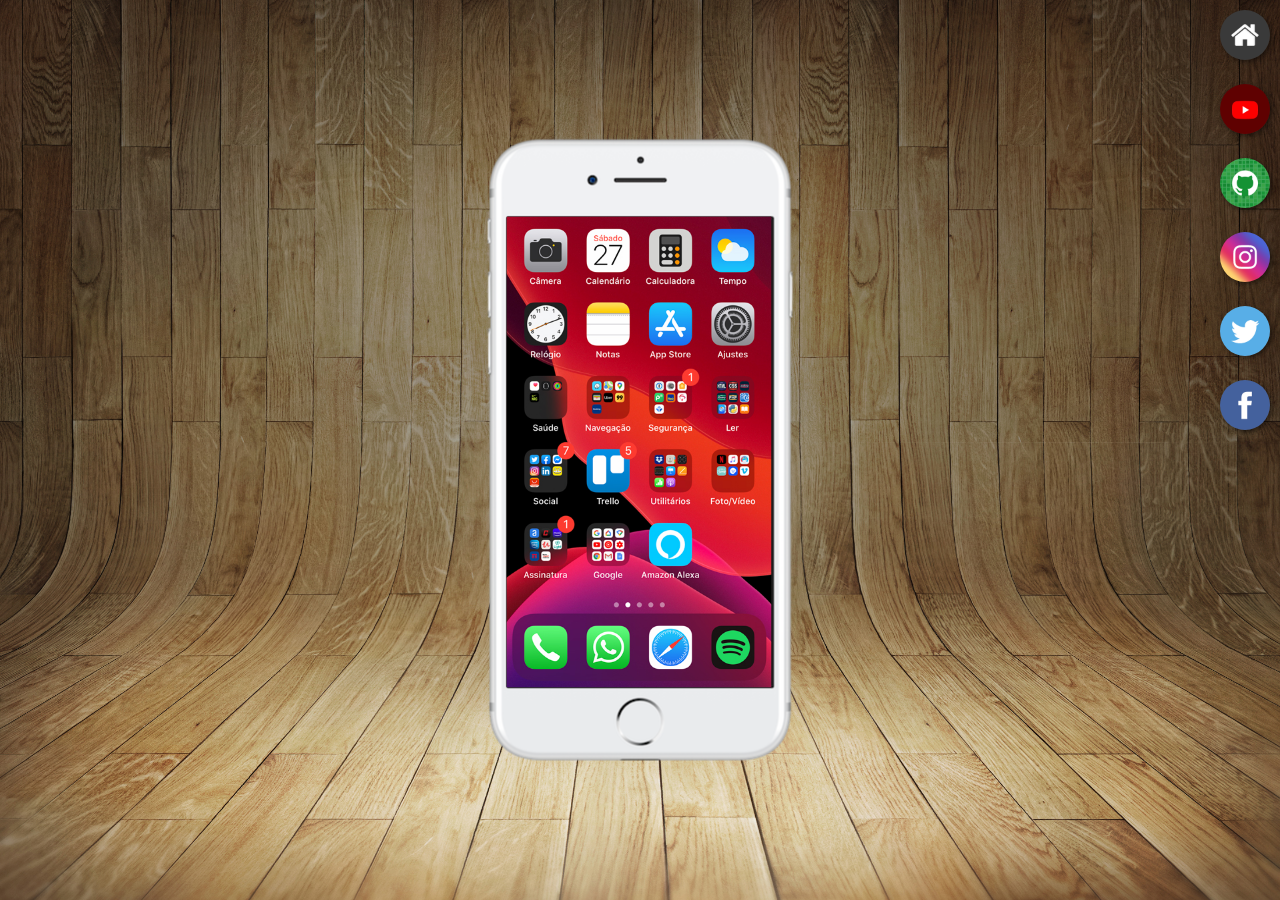
<file: index.html>
<!DOCTYPE html>
<html lang="pt-br">
<head>
    <meta charset="UTF-8">
    <meta name="viewport" content="width=device-width, initial-scale=1.0">
    <title>Projeto Social</title>
    <link rel="stylesheet" href="estilo/style.css">
</head>
<body>
    <main>
        <section id="telefone">
            <iframe src="home.html" frameborder="0" name="tela" id="tela"></iframe>
        </section>
        <section id="redes-sociais">
            <a href="home.html" target="tela"><img src="imagens/logo-home.jpg" alt="Home"></a> <br>
            <a href="youtube.html" target="tela"><img src="imagens/logo-youtube.jpg" alt="YouTube"></a> <br>
            <a href="github.html" target="tela"><img src="imagens/logo-github.jpg" alt="GitHub"></a> <br>
            <a href="instagram.html" target="tela"><img src="imagens/logo-instagram.jpg" alt="Instagram"></a> <br>
            <a href="twitter.html" target="tela"><img src="imagens/logo-twitter.jpg" alt="Twitter"></a> <br>
            <a href="facebook.html" target="tela"><img src="imagens/logo-facebook.jpg" alt="Facebook"></a> <br>
        </section>
    </main>
</body>
</html>
</file>
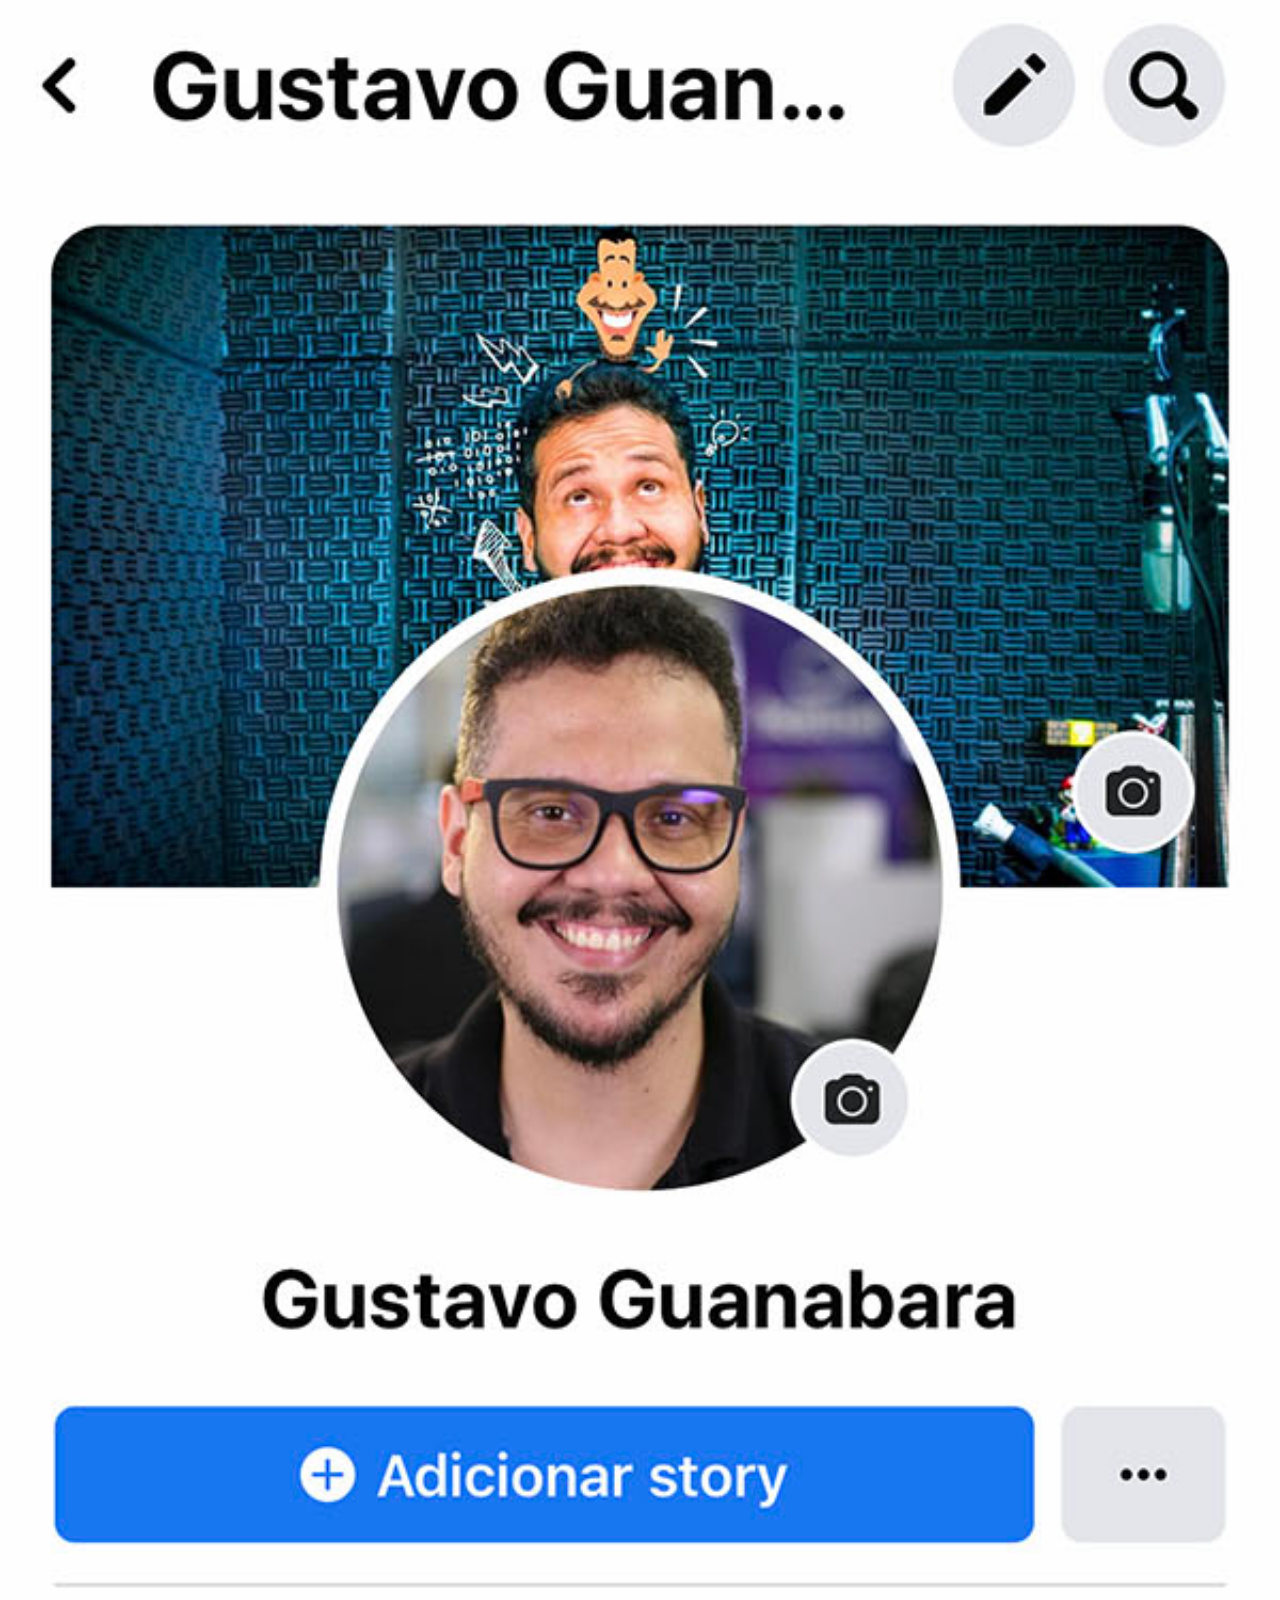
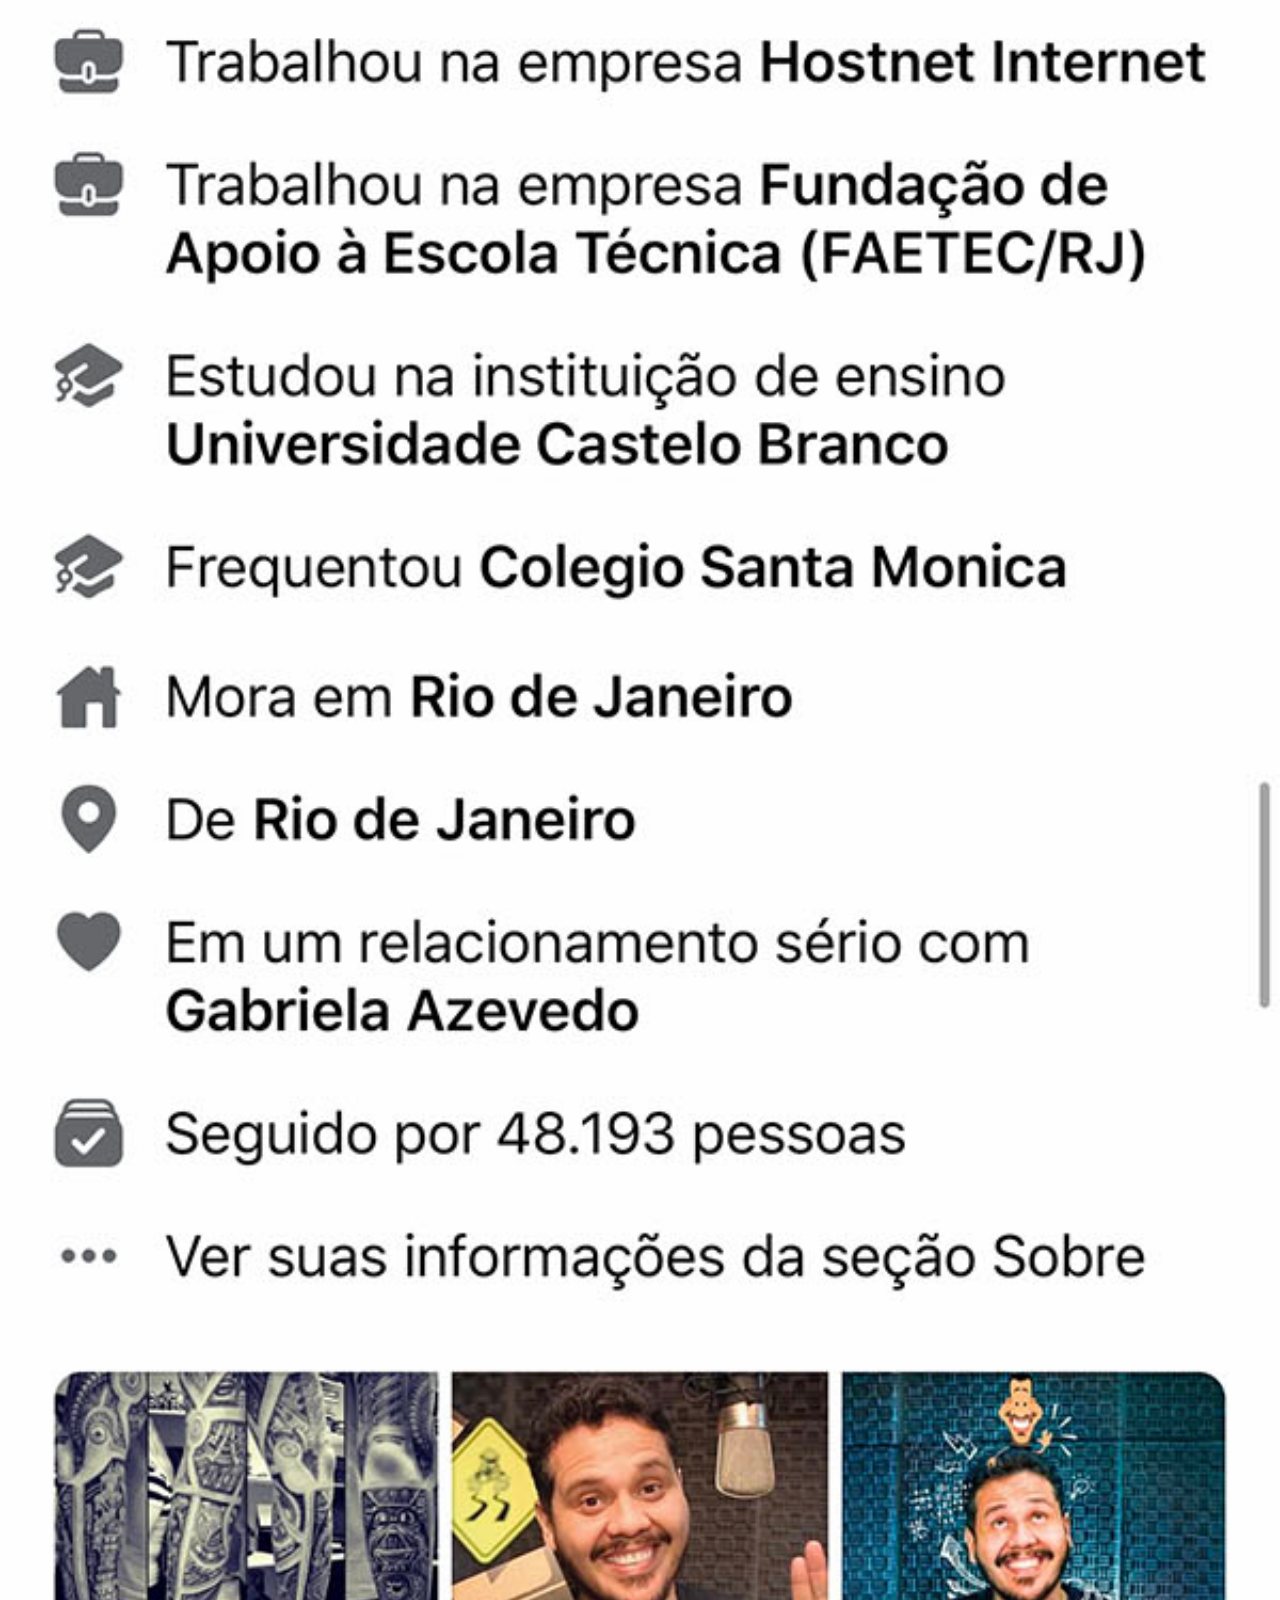
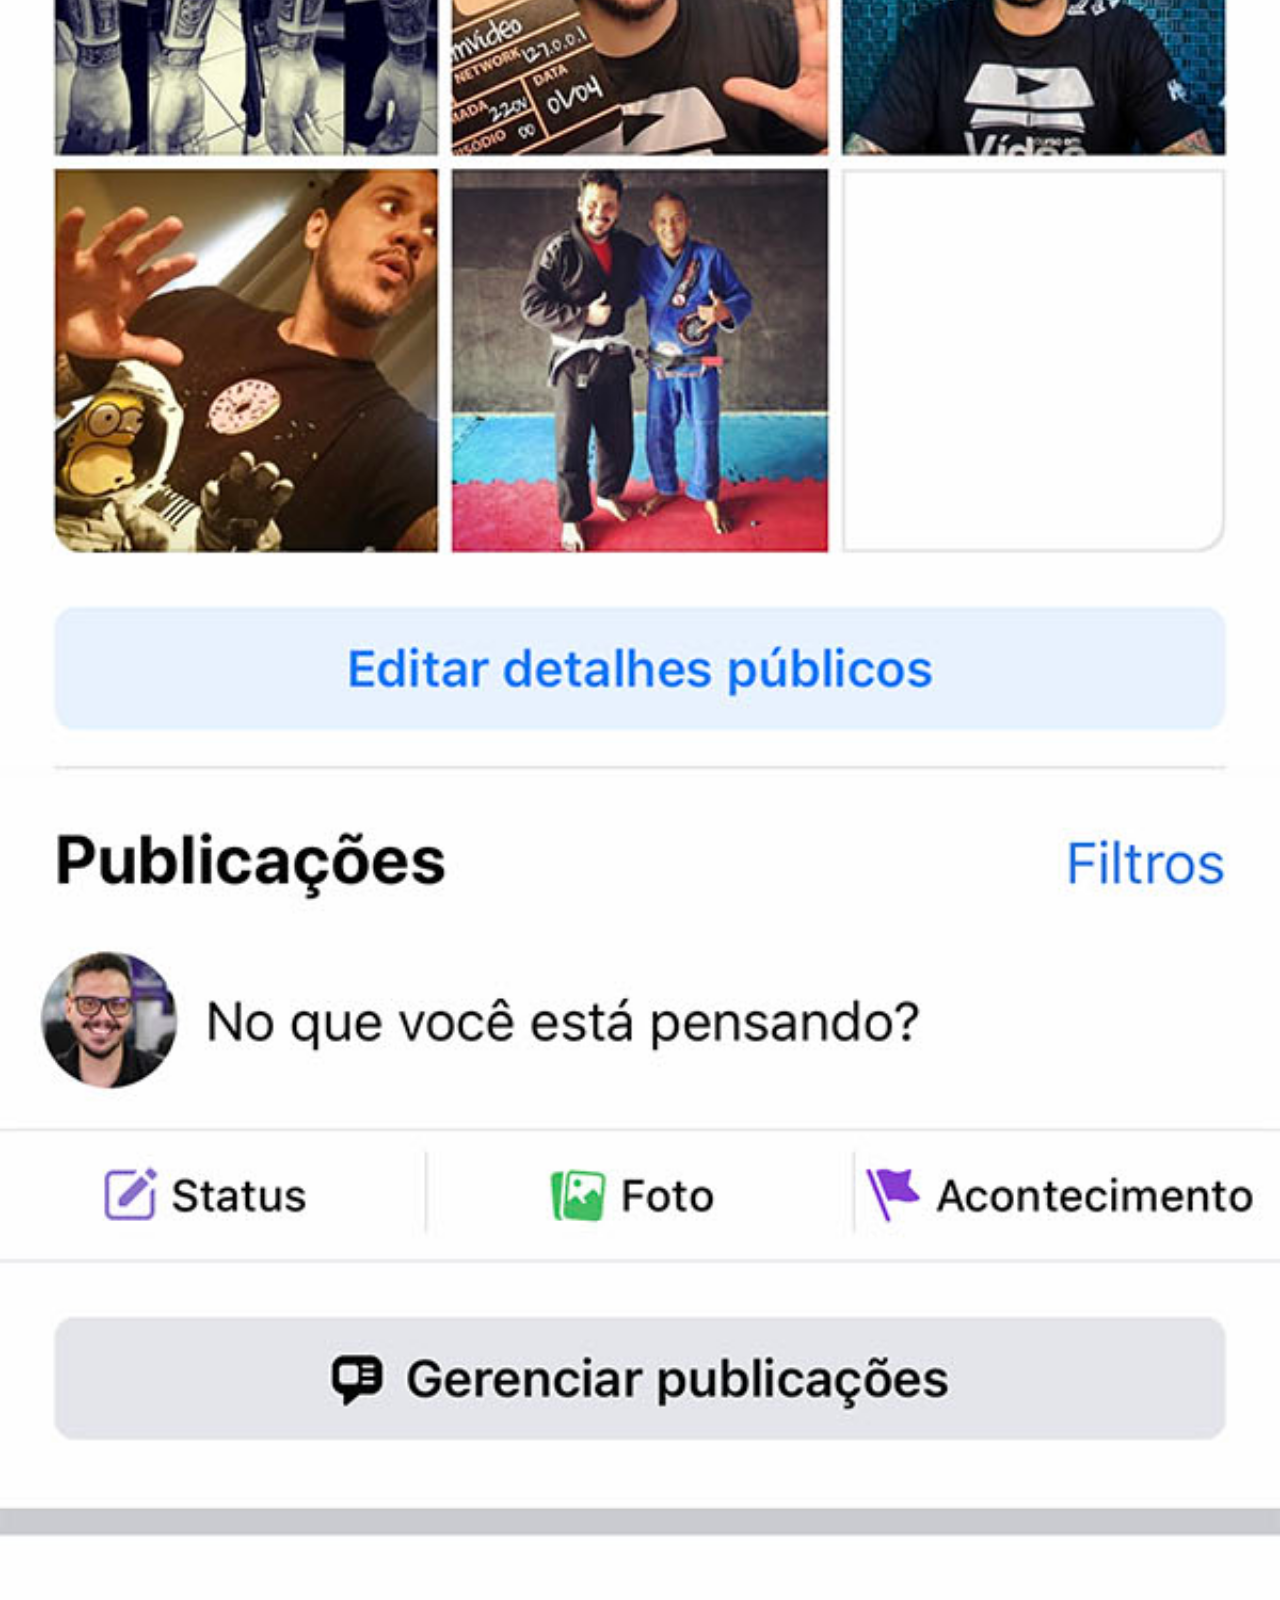
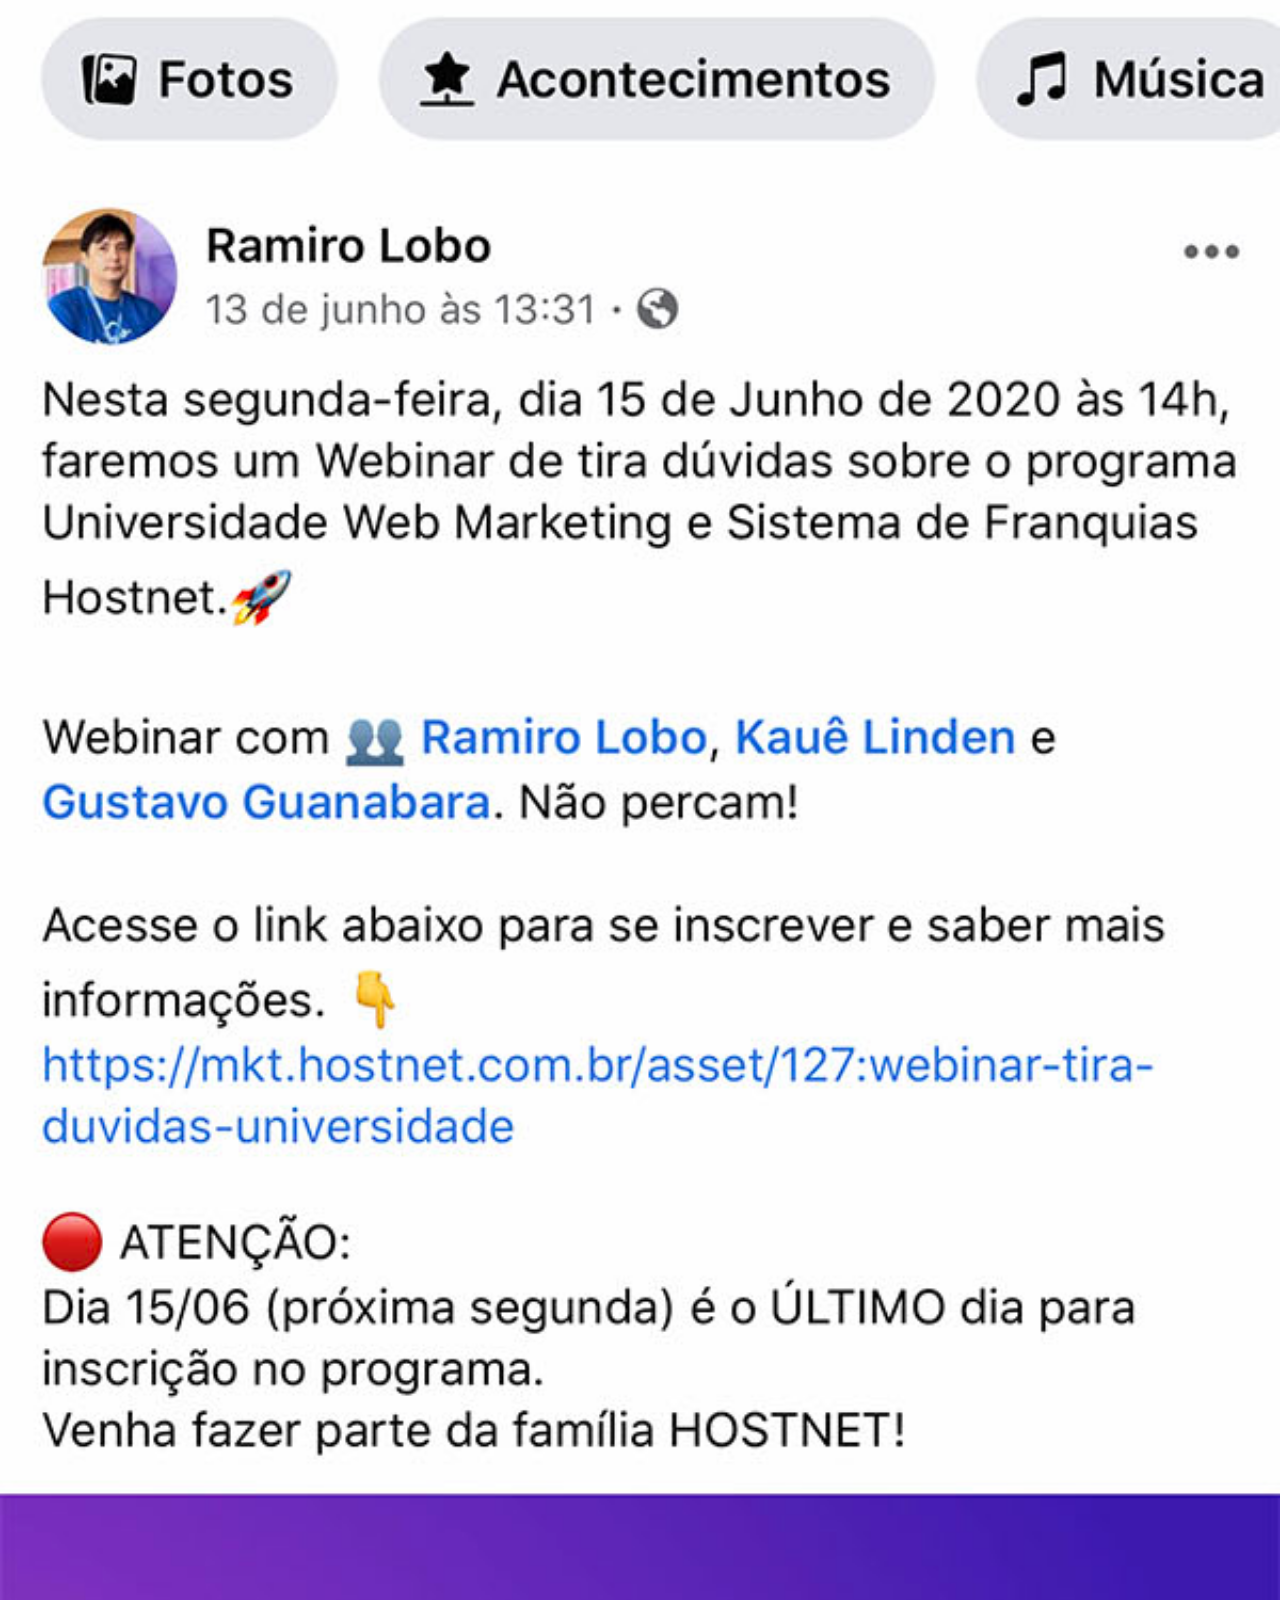
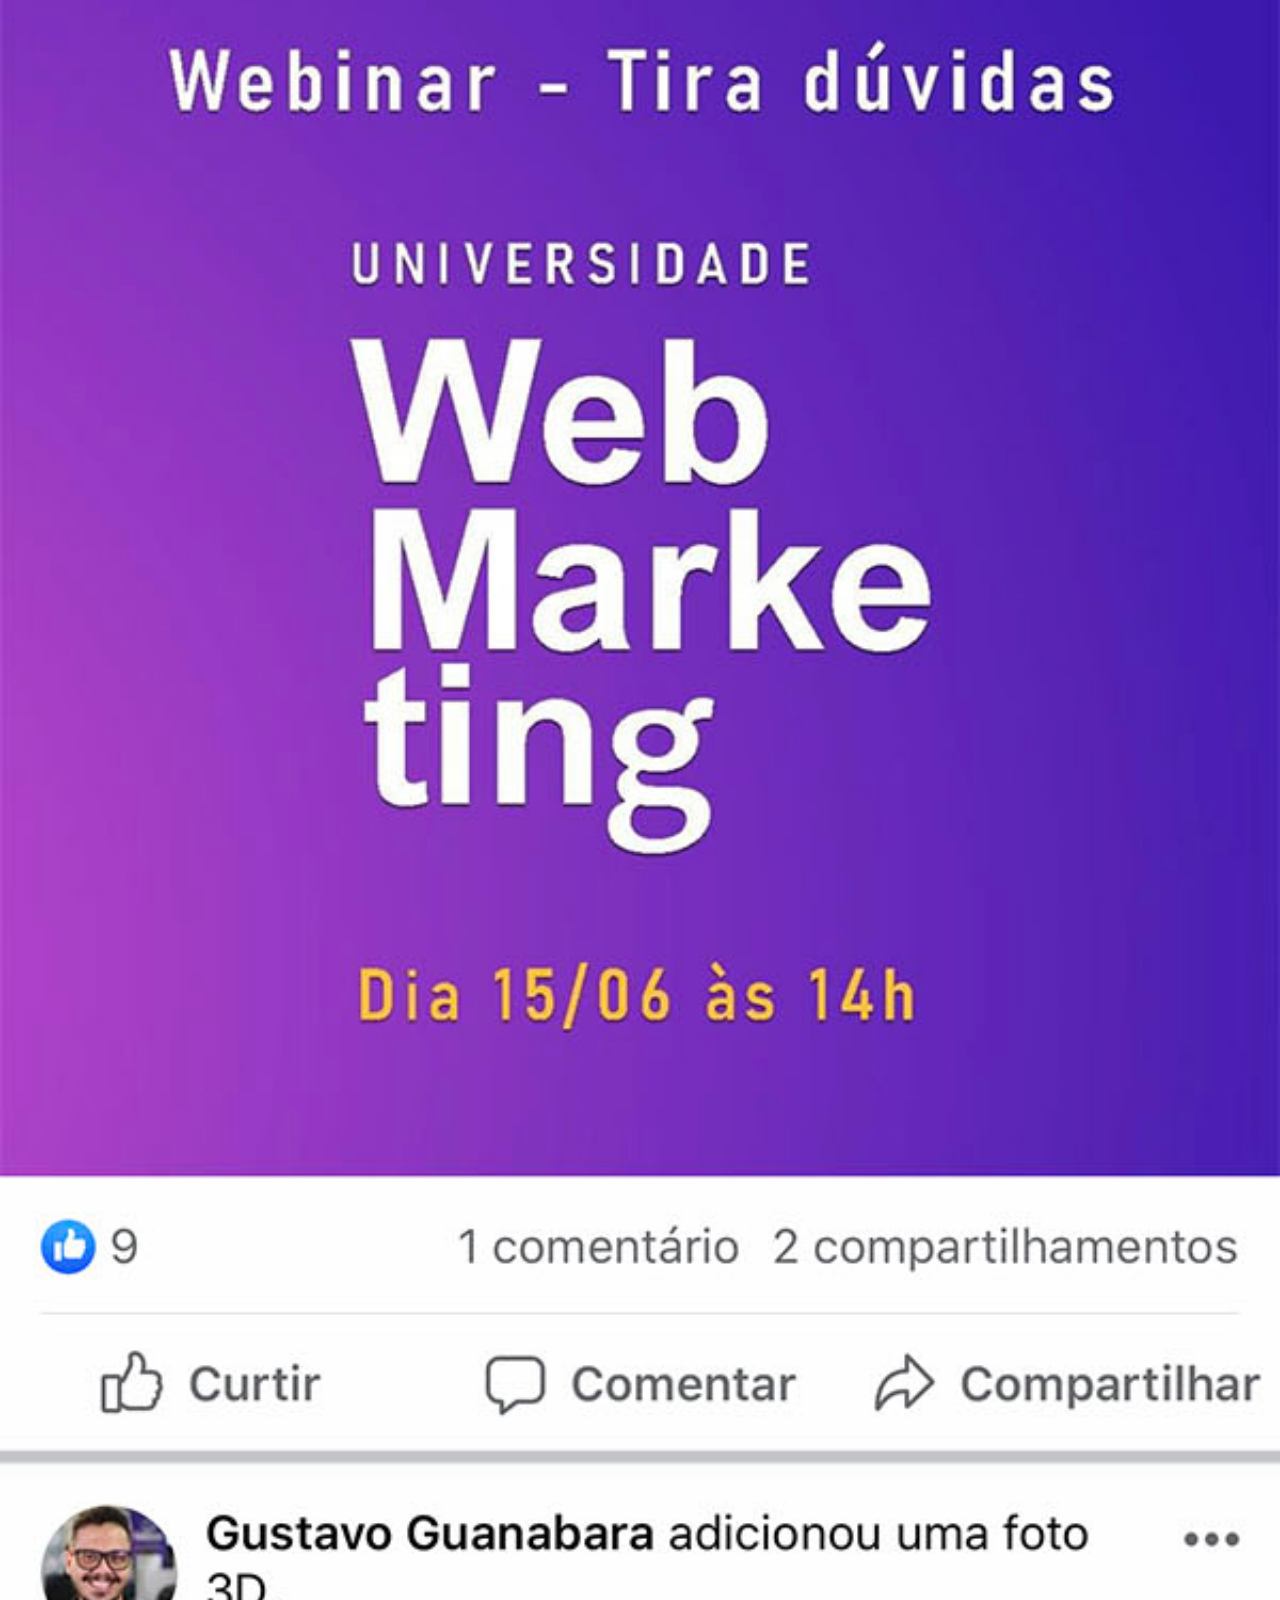
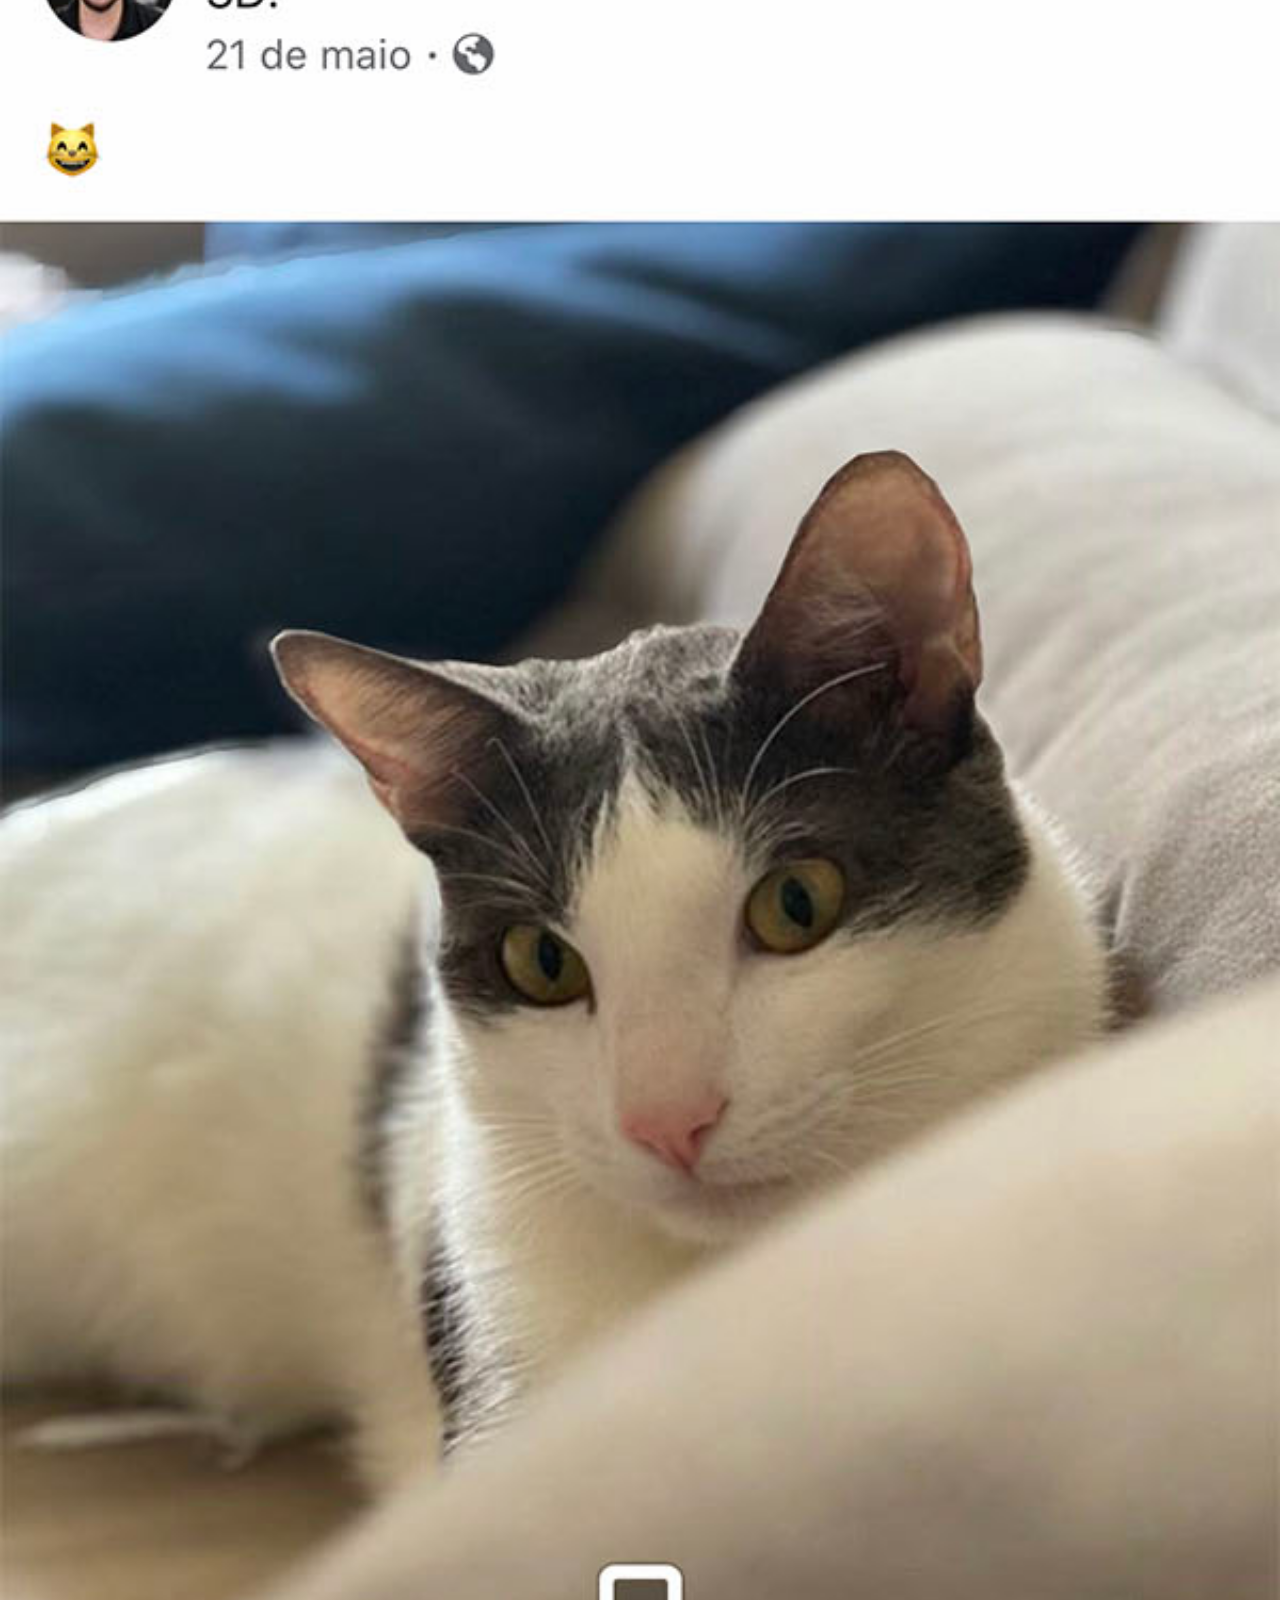
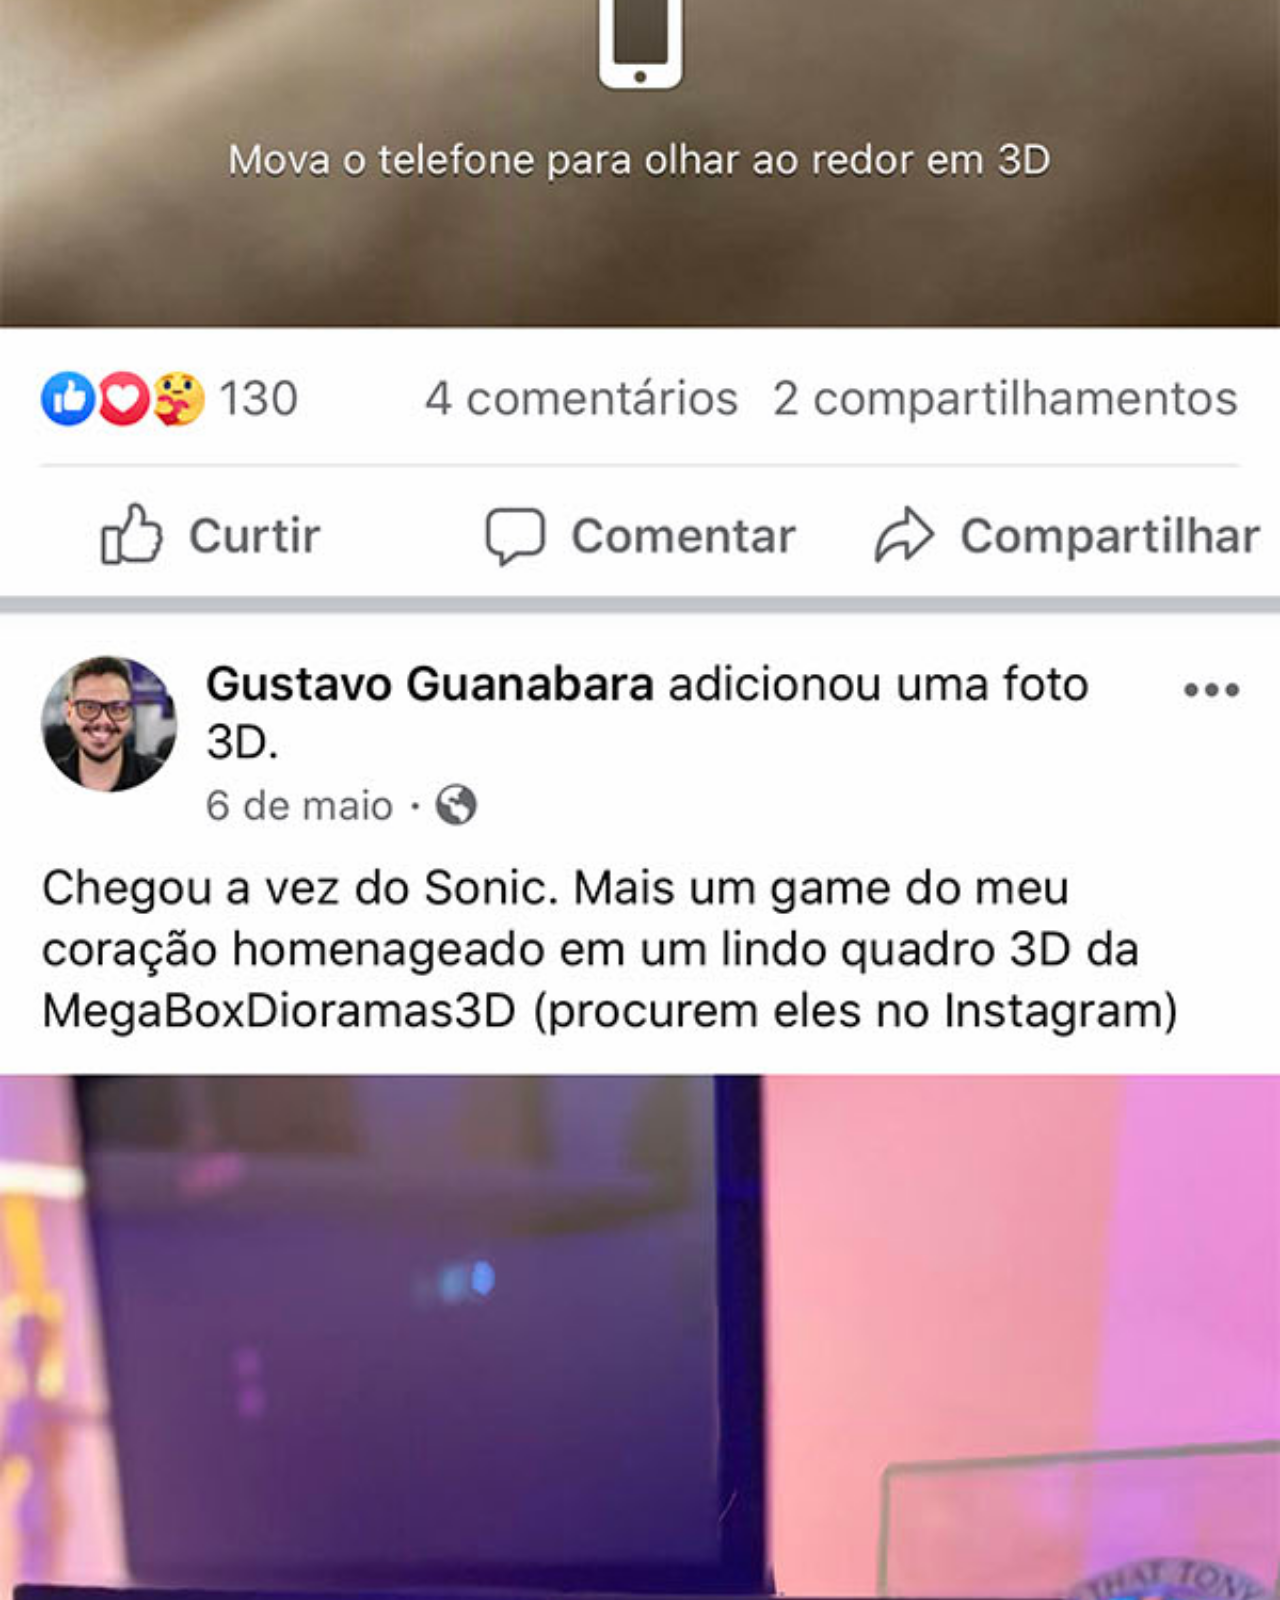
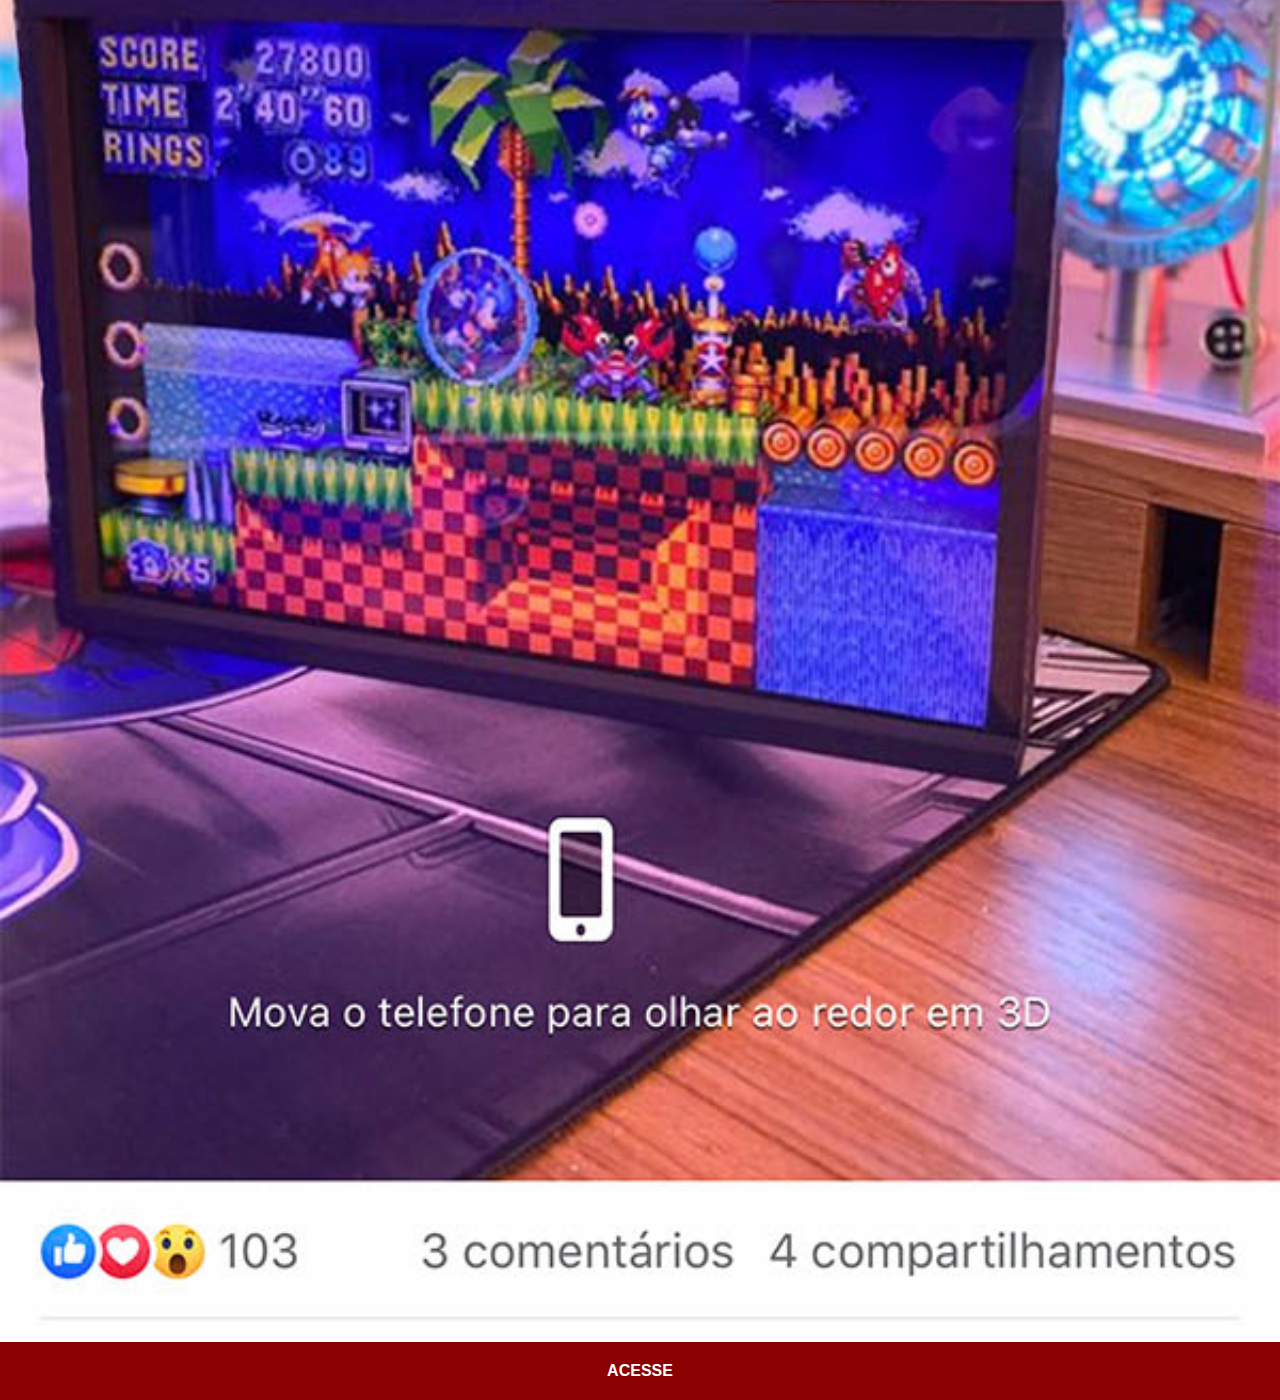
<file: facebook.html>
<!DOCTYPE html>
<html lang="pt-br">
<head>
    <meta charset="UTF-8">
    <meta name="viewport" content="width=device-width, initial-scale=1.0">
    <title>Facebook</title>
    <link rel="stylesheet" href="estilo/social.css">
</head>
<body>
    <img src="imagens/tela-facebook.jpg" alt="Facebook">
    <a href="#">ACESSE</a>
    
</body>
</html>
</file>
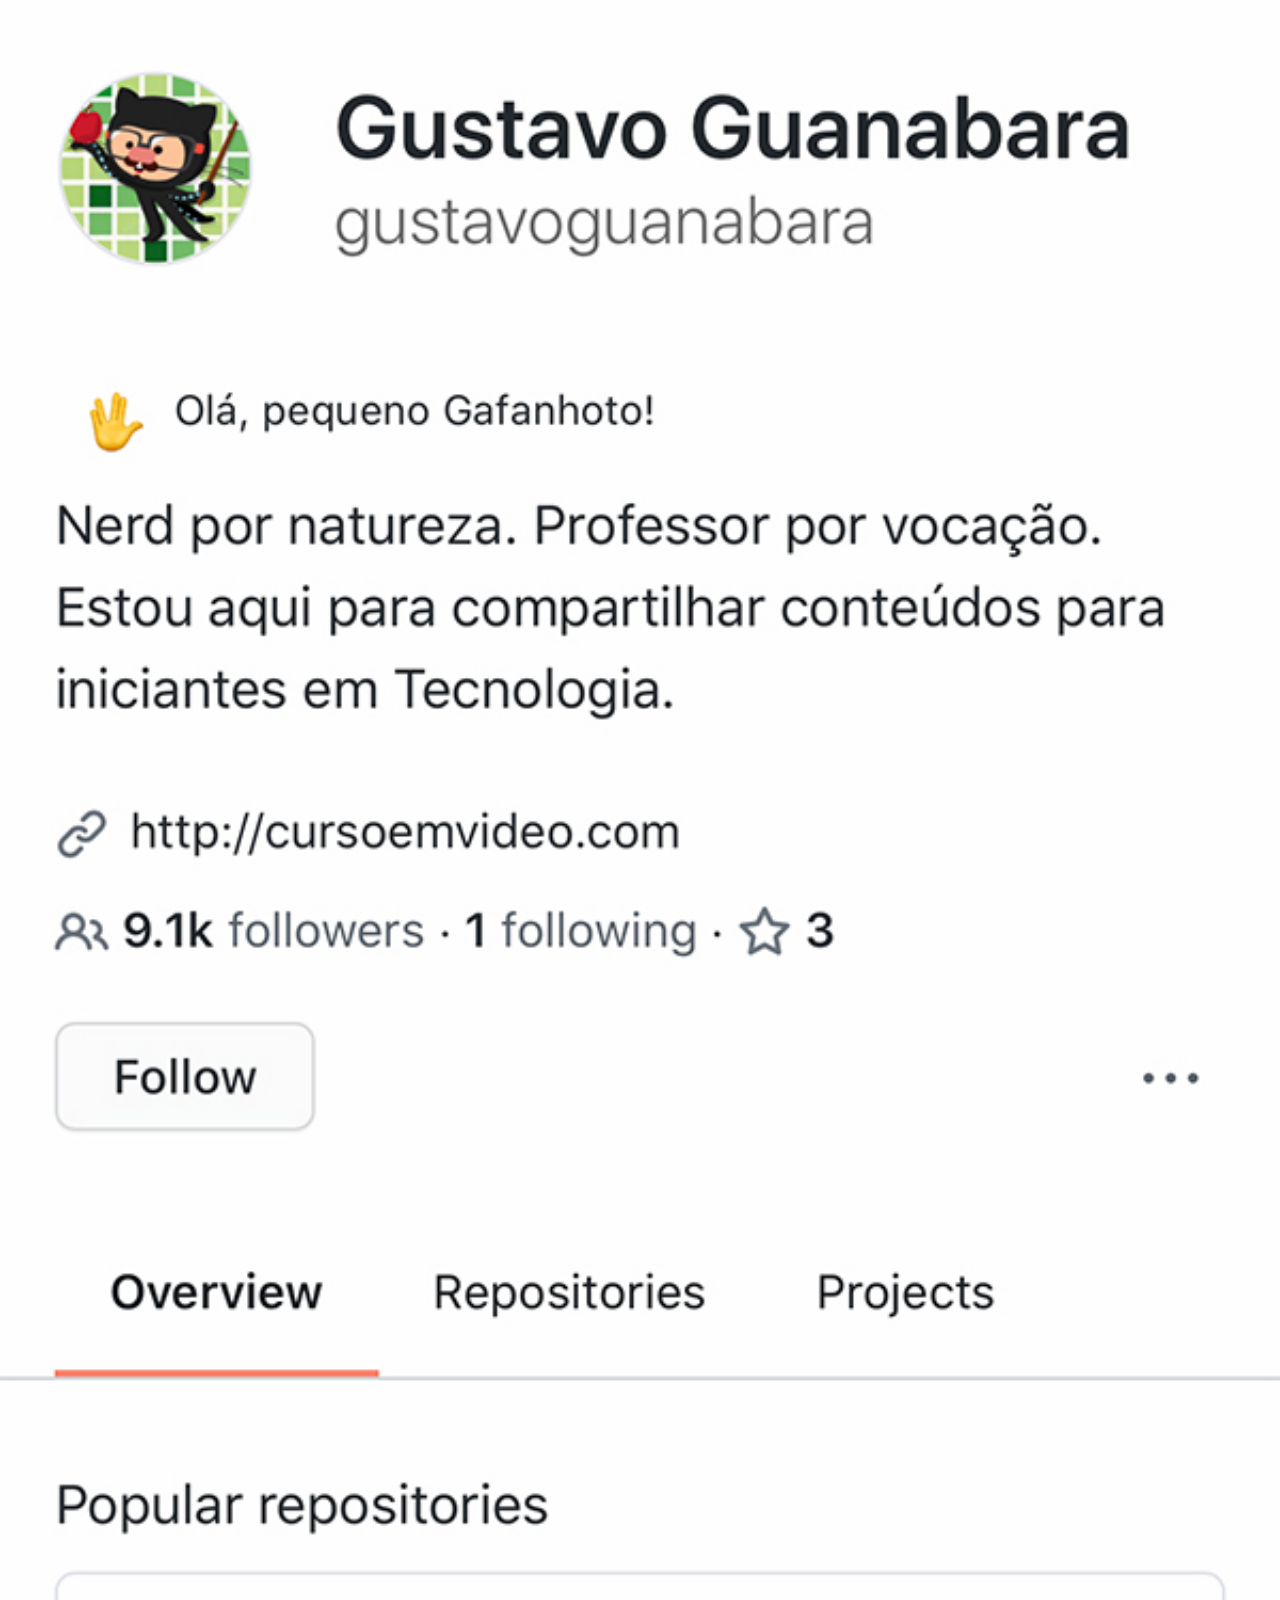
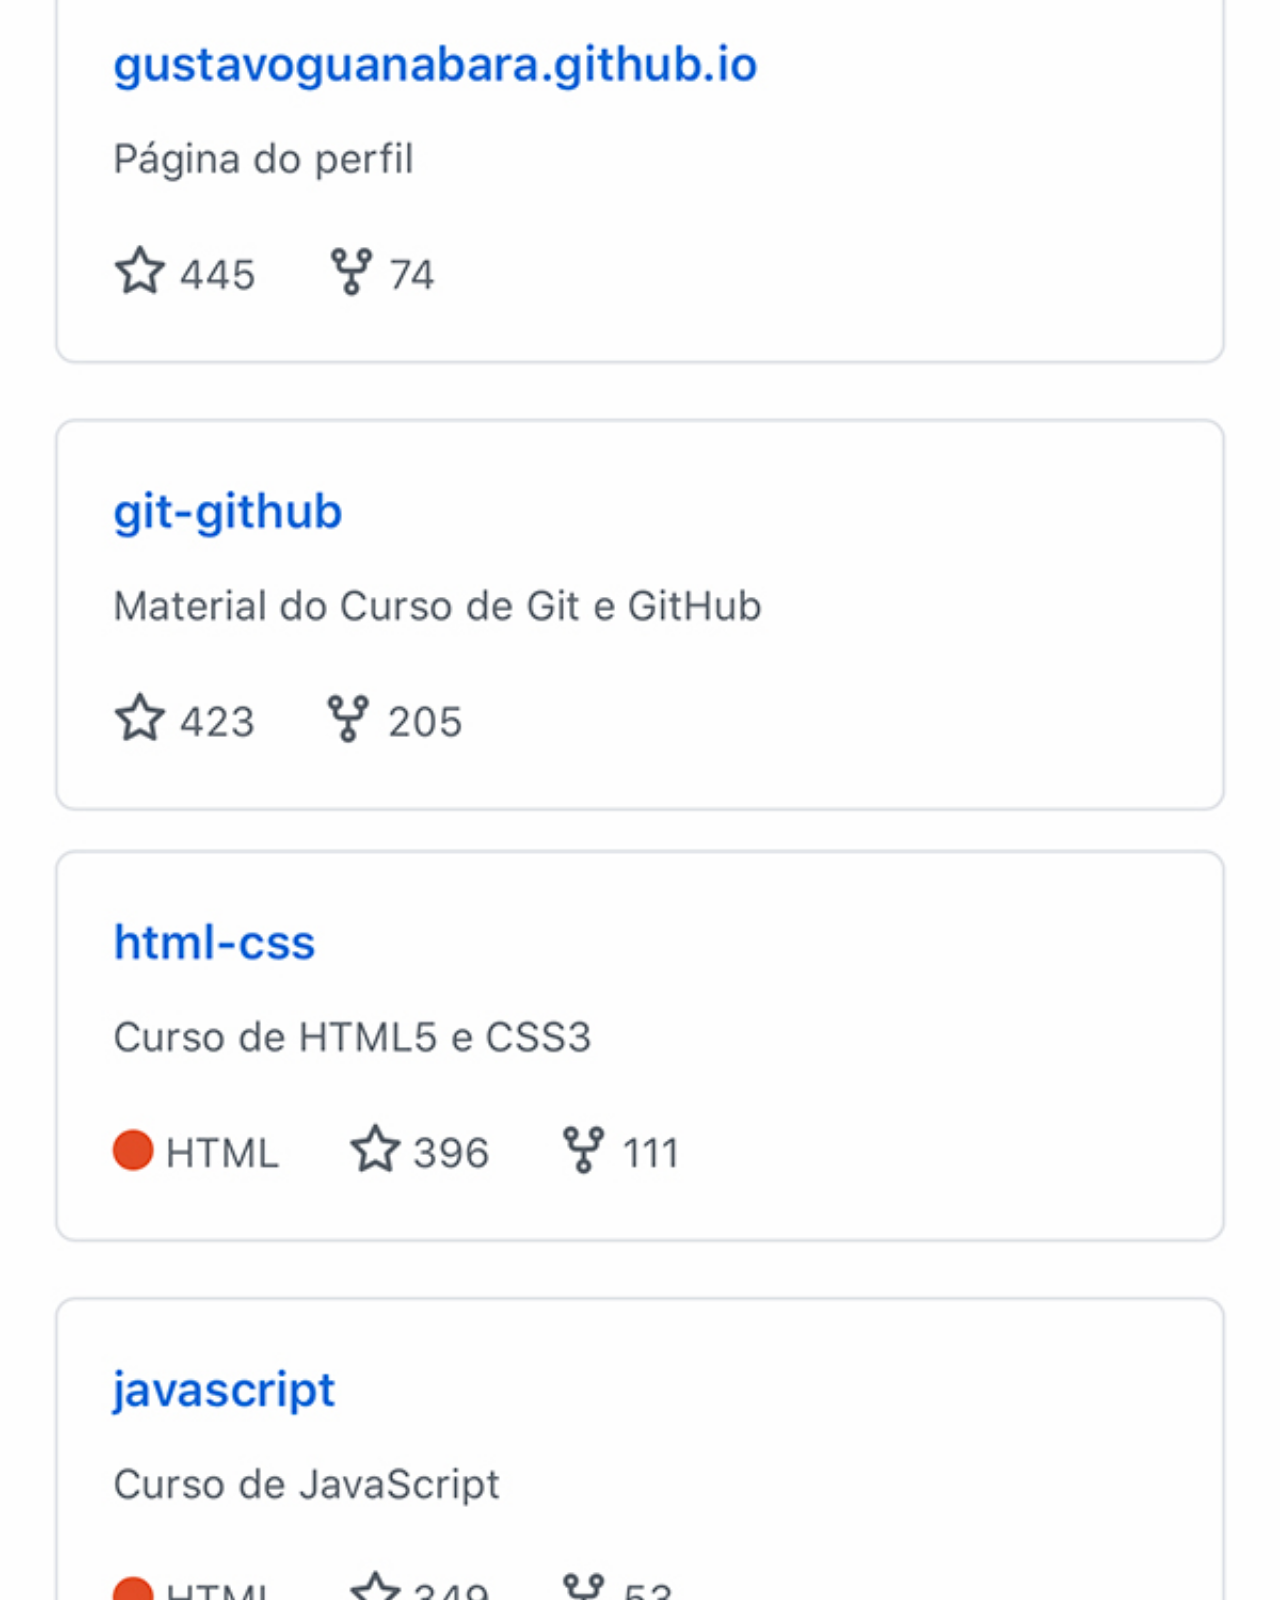
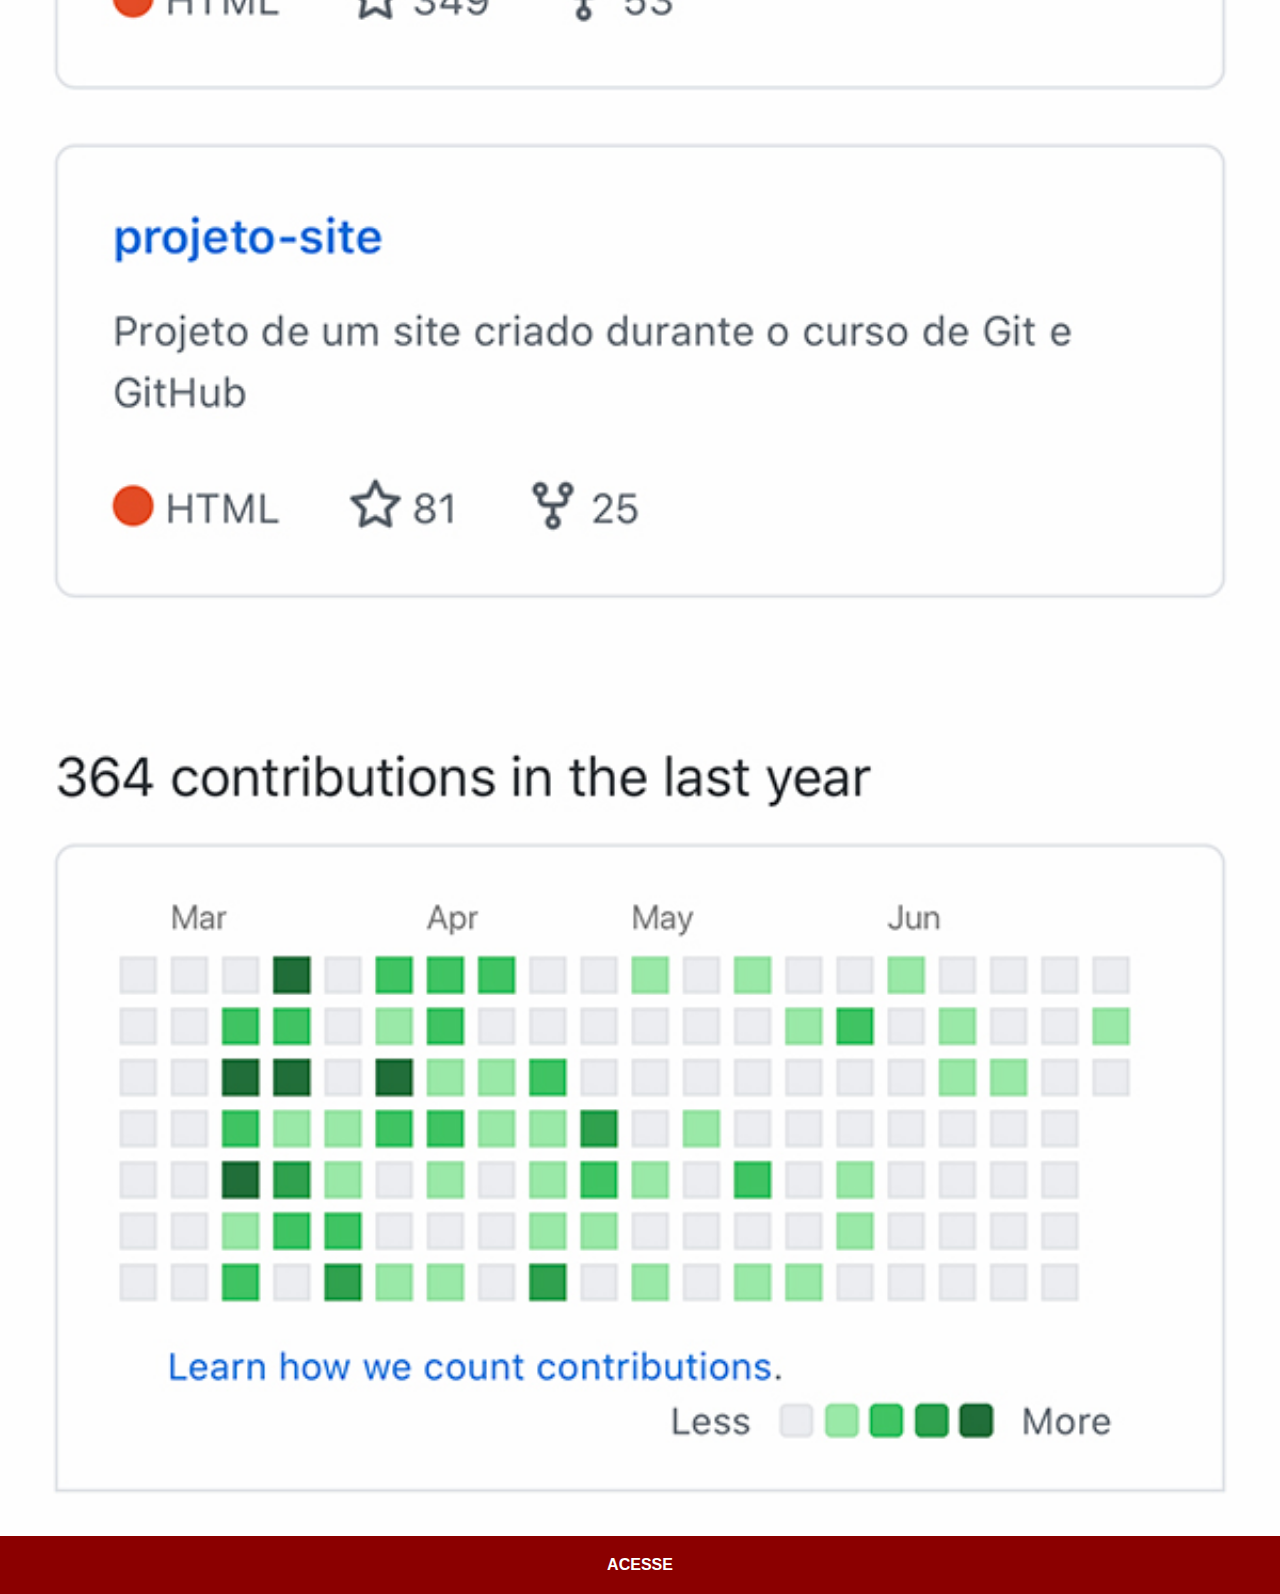
<file: github.html>
<!DOCTYPE html>
<html lang="en">
<head>
    <meta charset="UTF-8">
    <meta name="viewport" content="width=device-width, initial-scale=1.0">
    <title>Github</title>
    <link rel="stylesheet" href="estilo/social.css">
</head>
<body>
    <img src="imagens/tela-github.jpg" alt="GitHub">
    <a href="https://github.com/gustavoguanabara/" target="_blank">ACESSE</a>
    
</body>
</html>
</file>
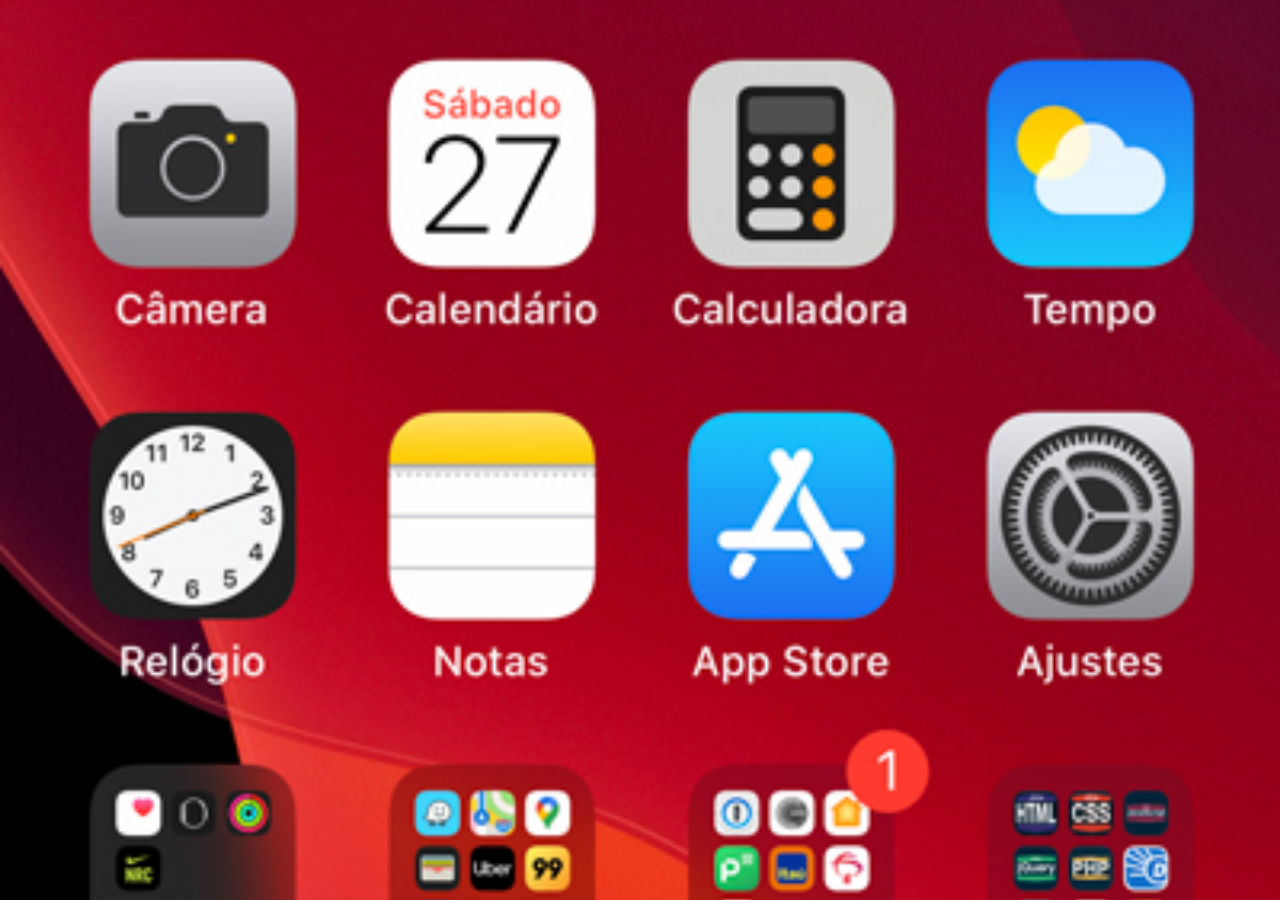
<file: home.html>
<!DOCTYPE html>
<html lang="pt-br">
<head>
    <meta charset="UTF-8">
    <meta name="viewport" content="width=device-width, initial-scale=1.0">
    <title>Document</title>
    <style>
        *{
            margin: 0px;
            padding: 0px;
        }
        body{
            height: 100vh;
            width: 100vw;
            background: black url('imagens/tela-home.jpg') no-repeat top center ;
            background-size:cover;
        }
    </style>
</head>
<body>
    
</body>
</html>
</file>
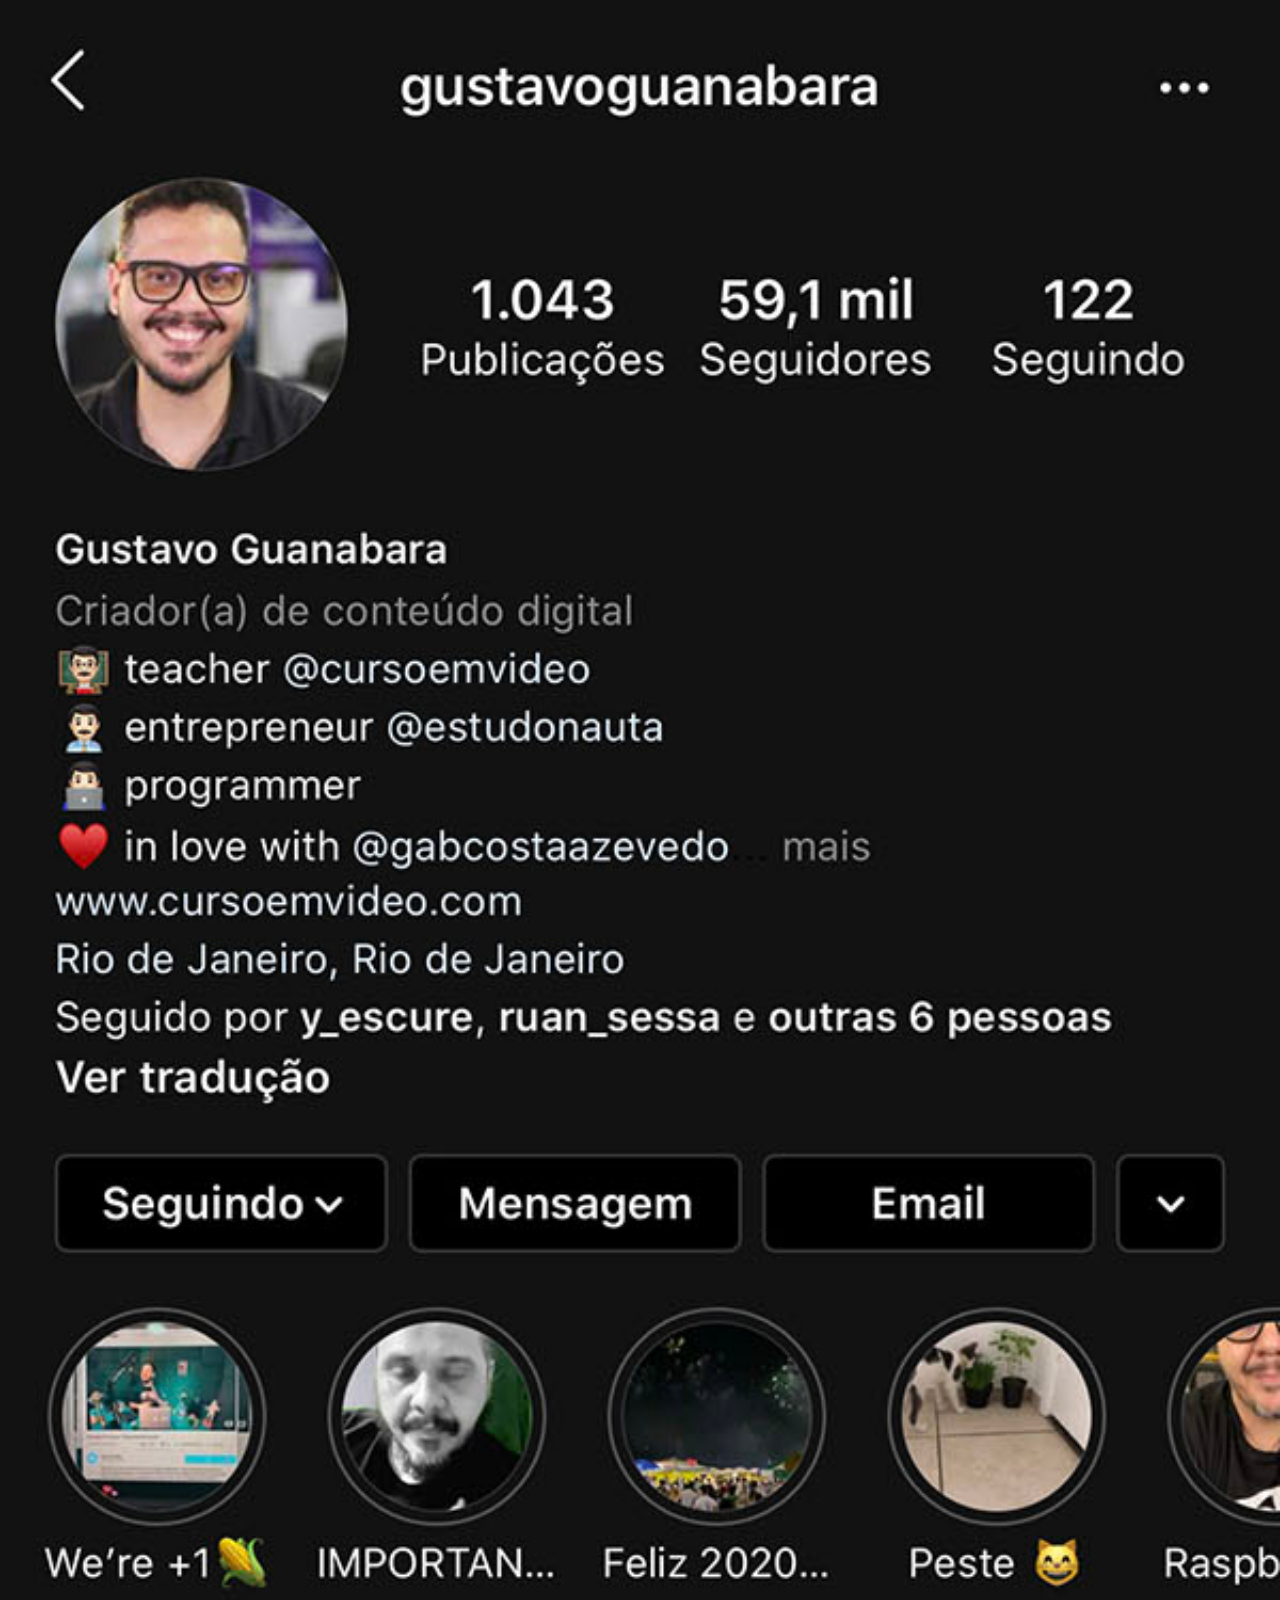
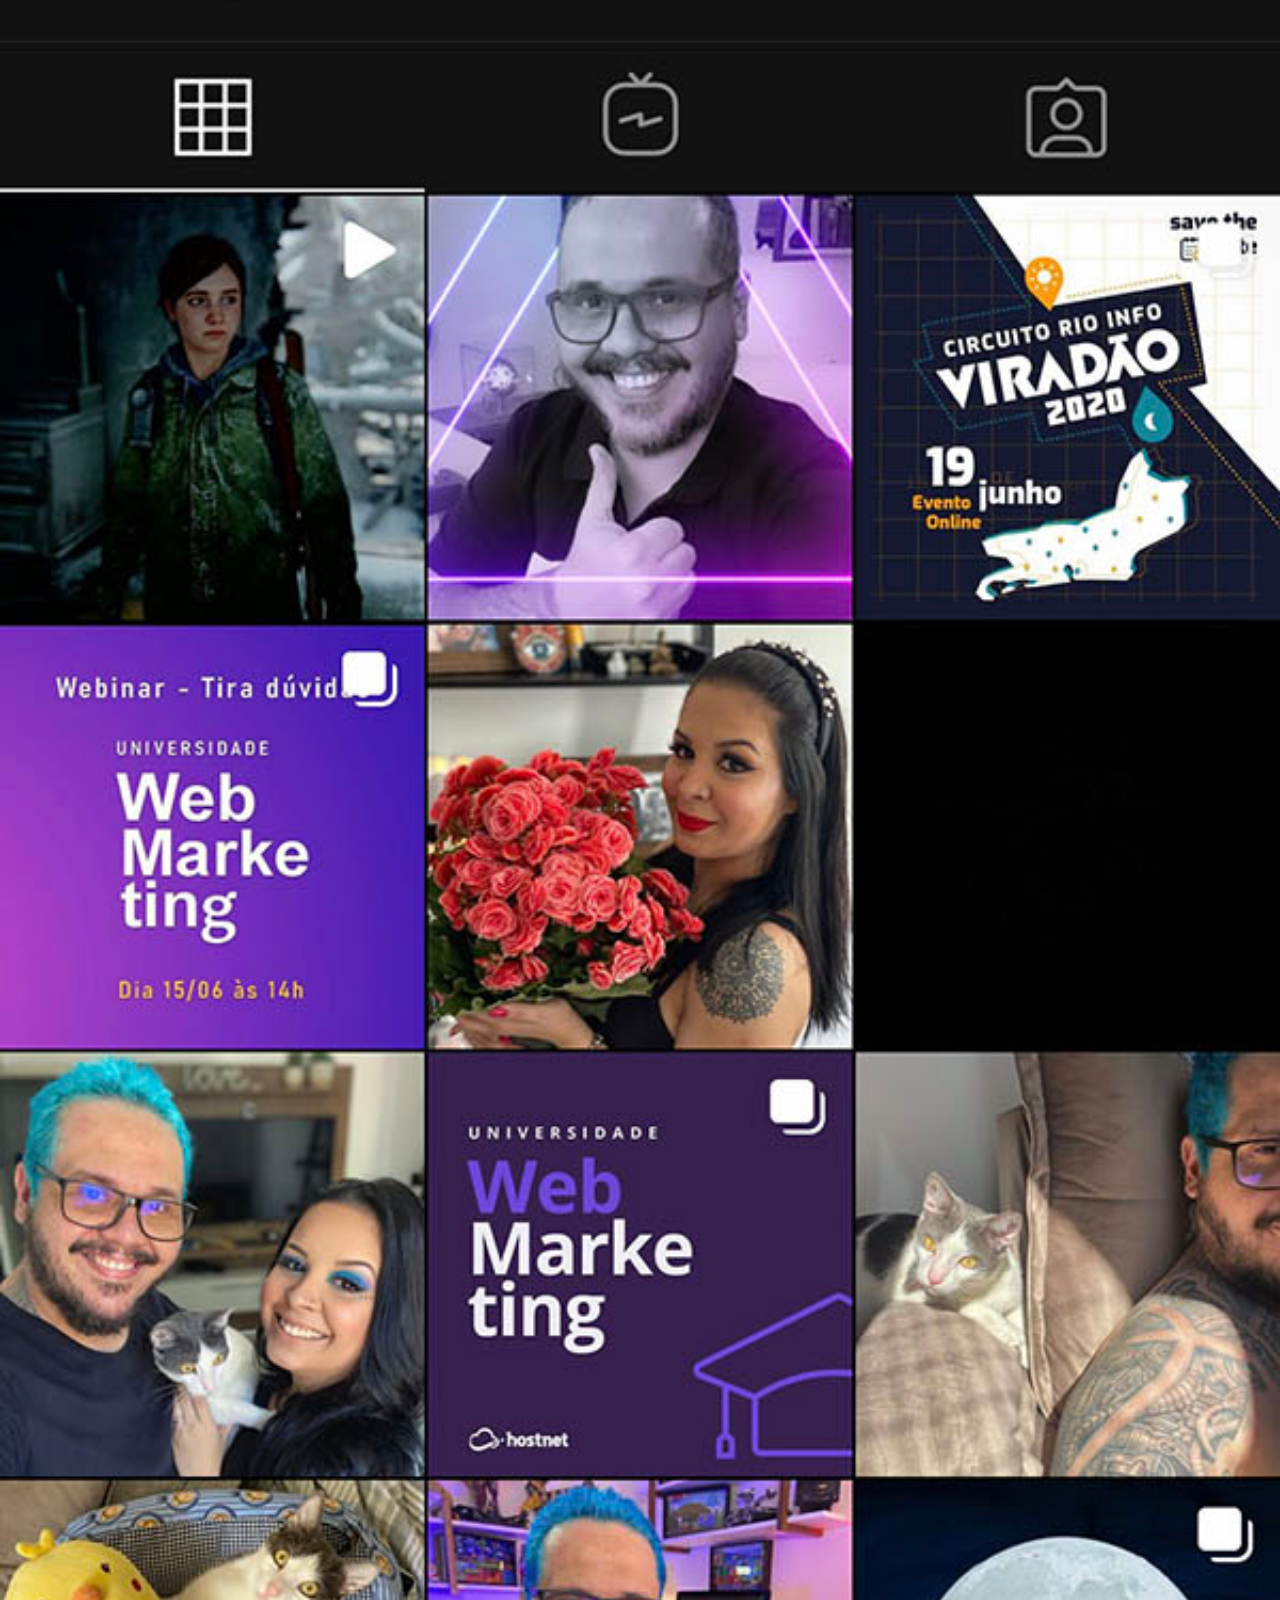
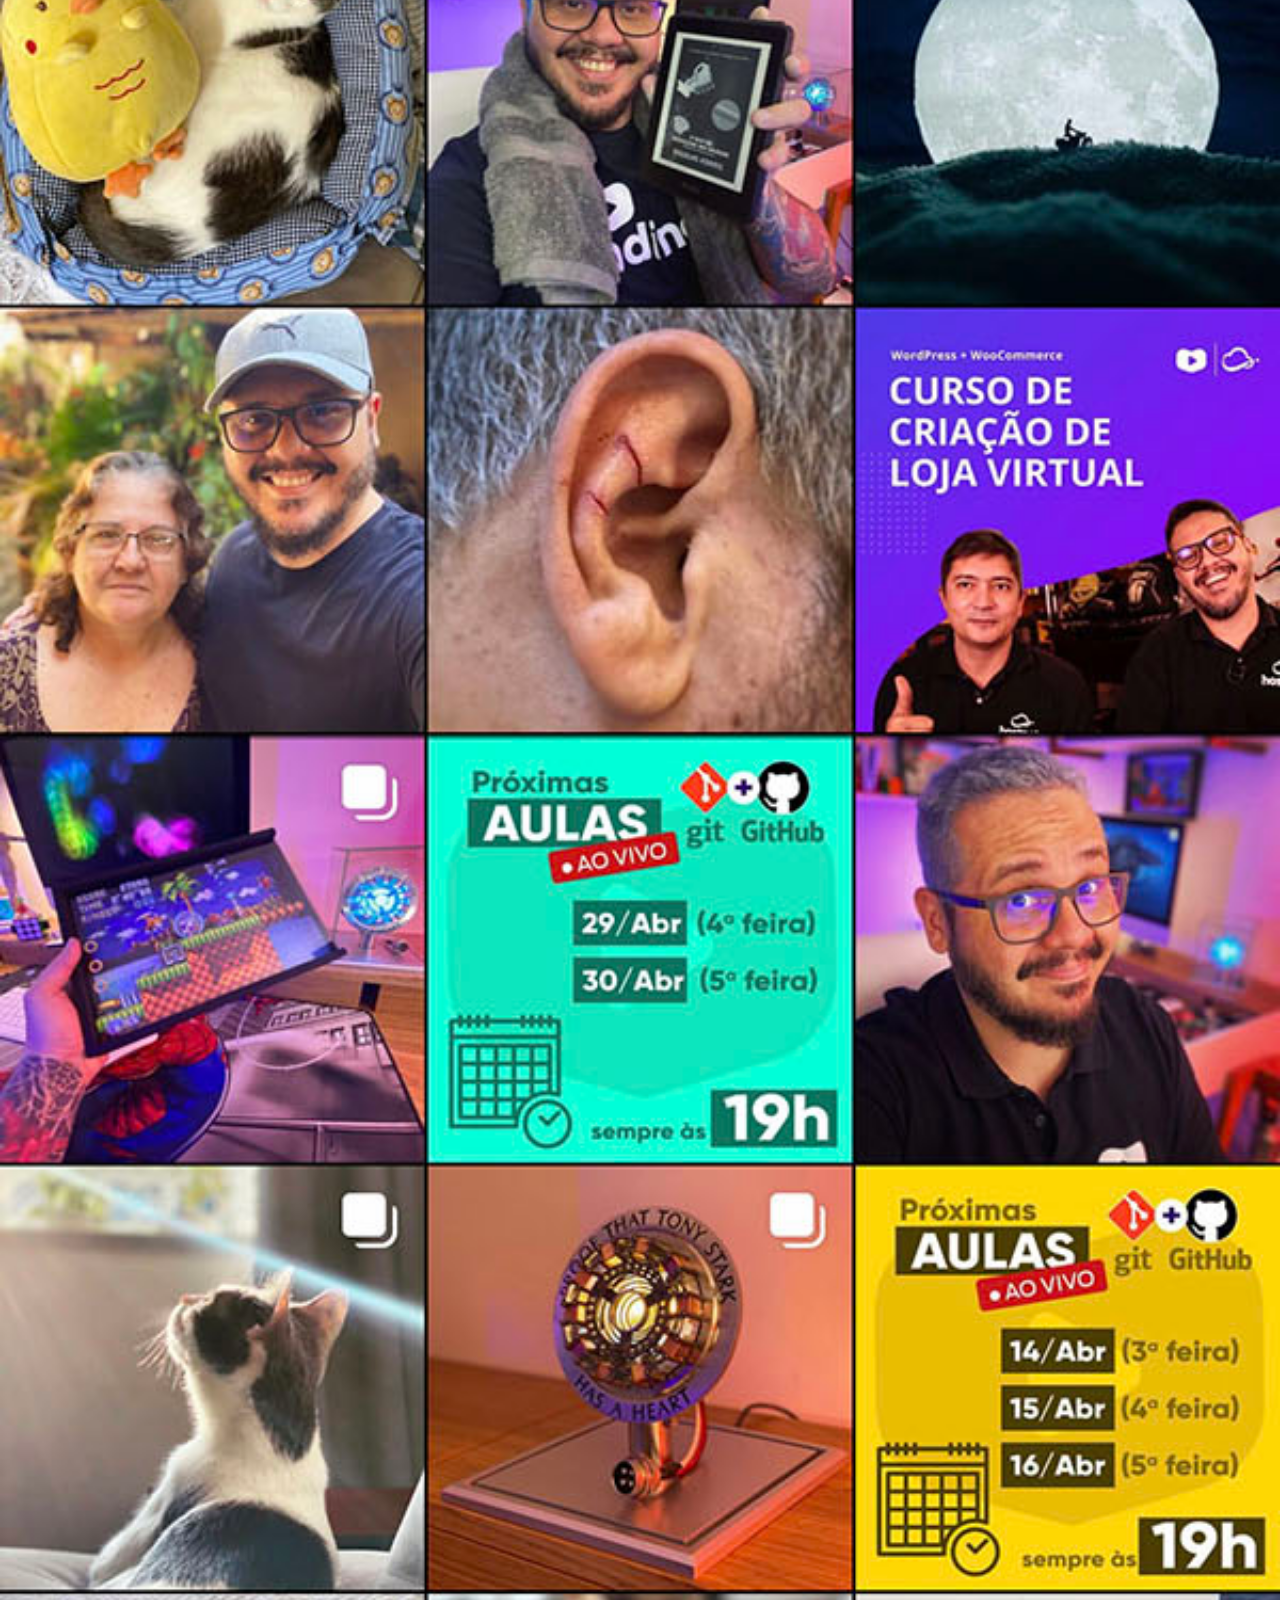
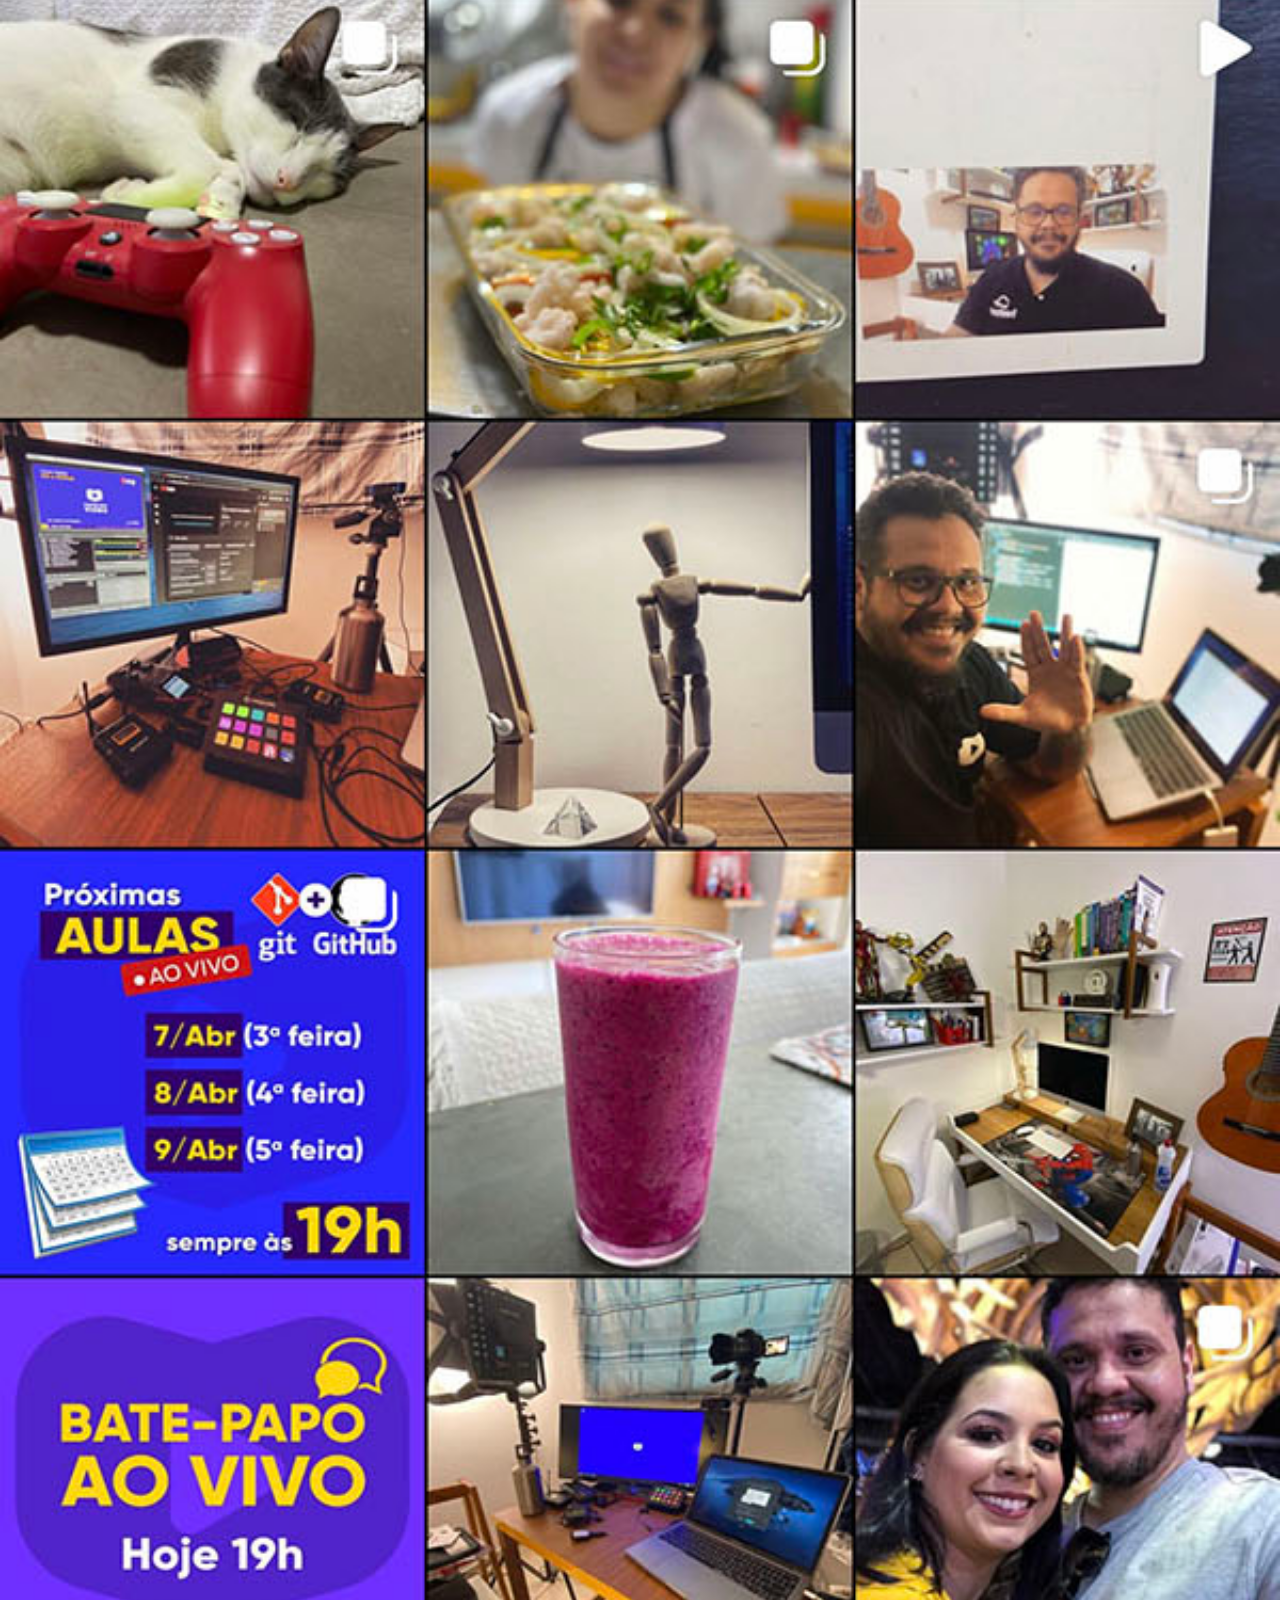
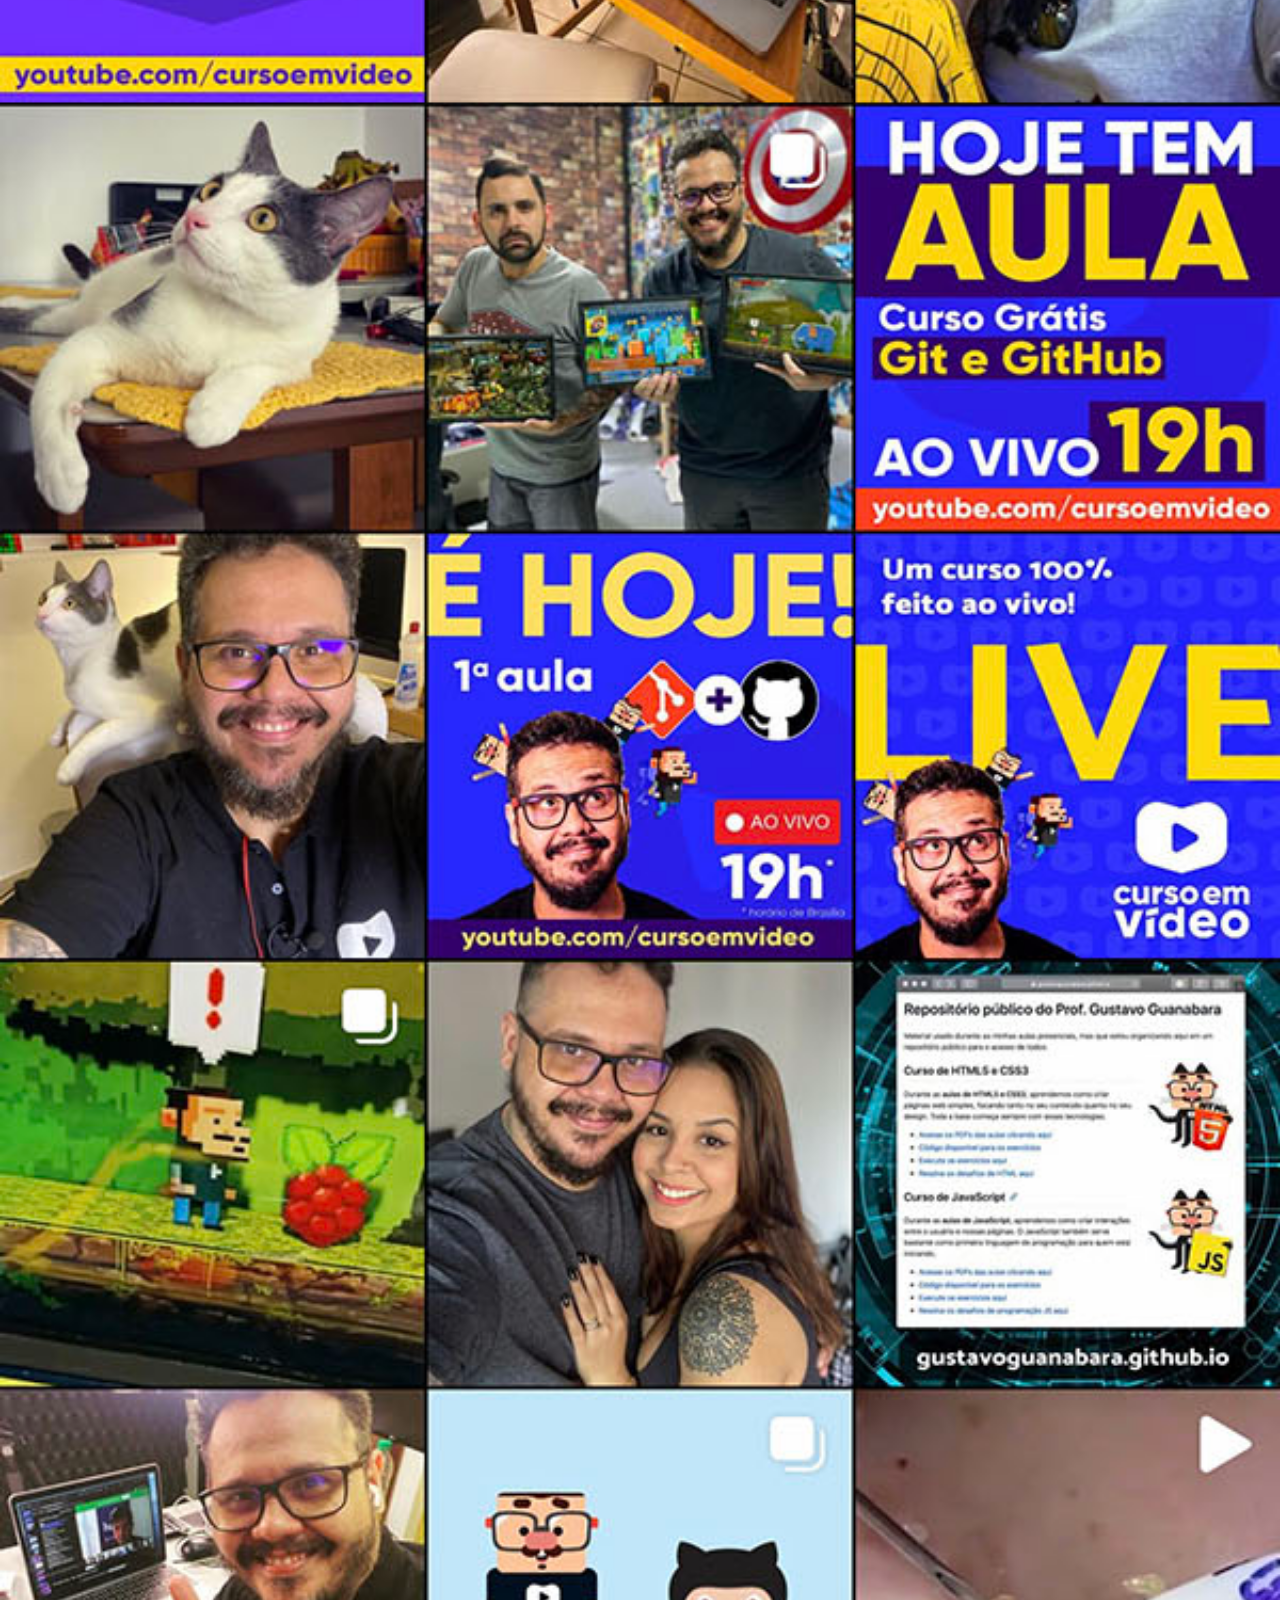
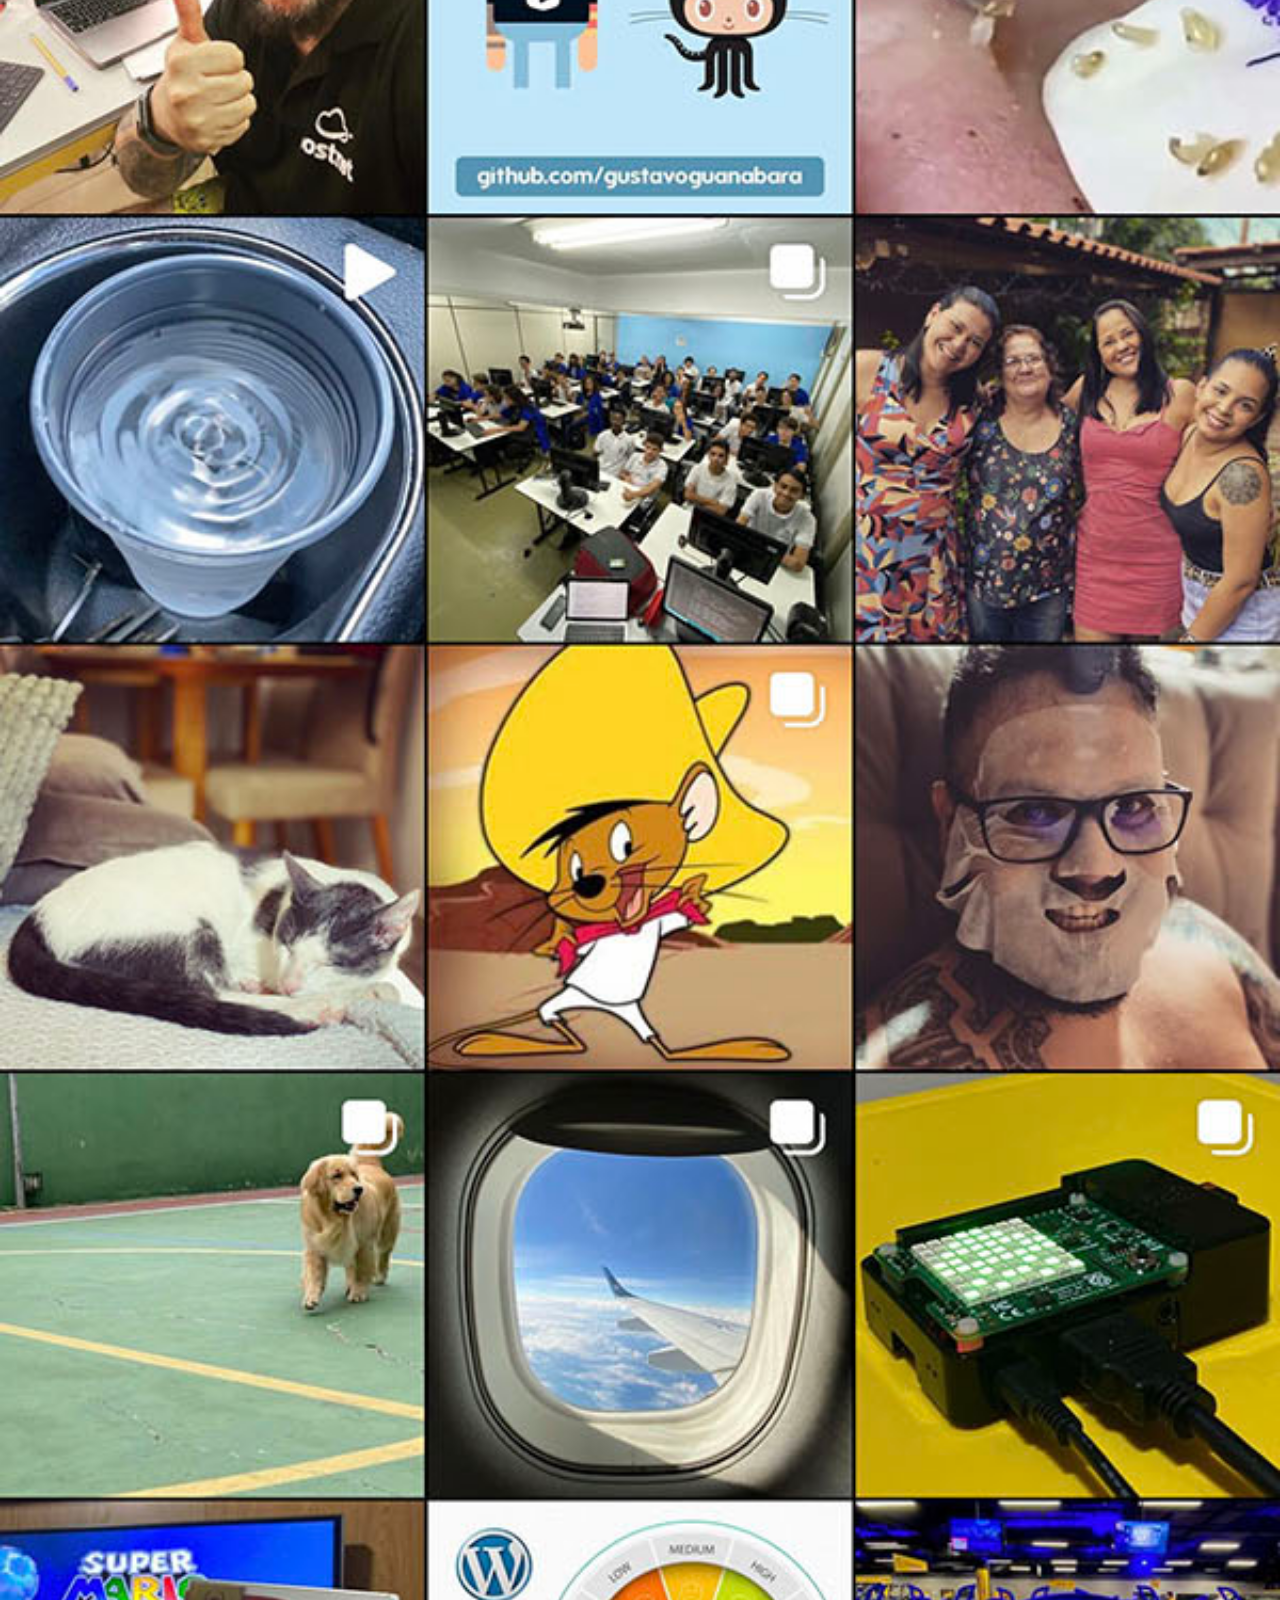
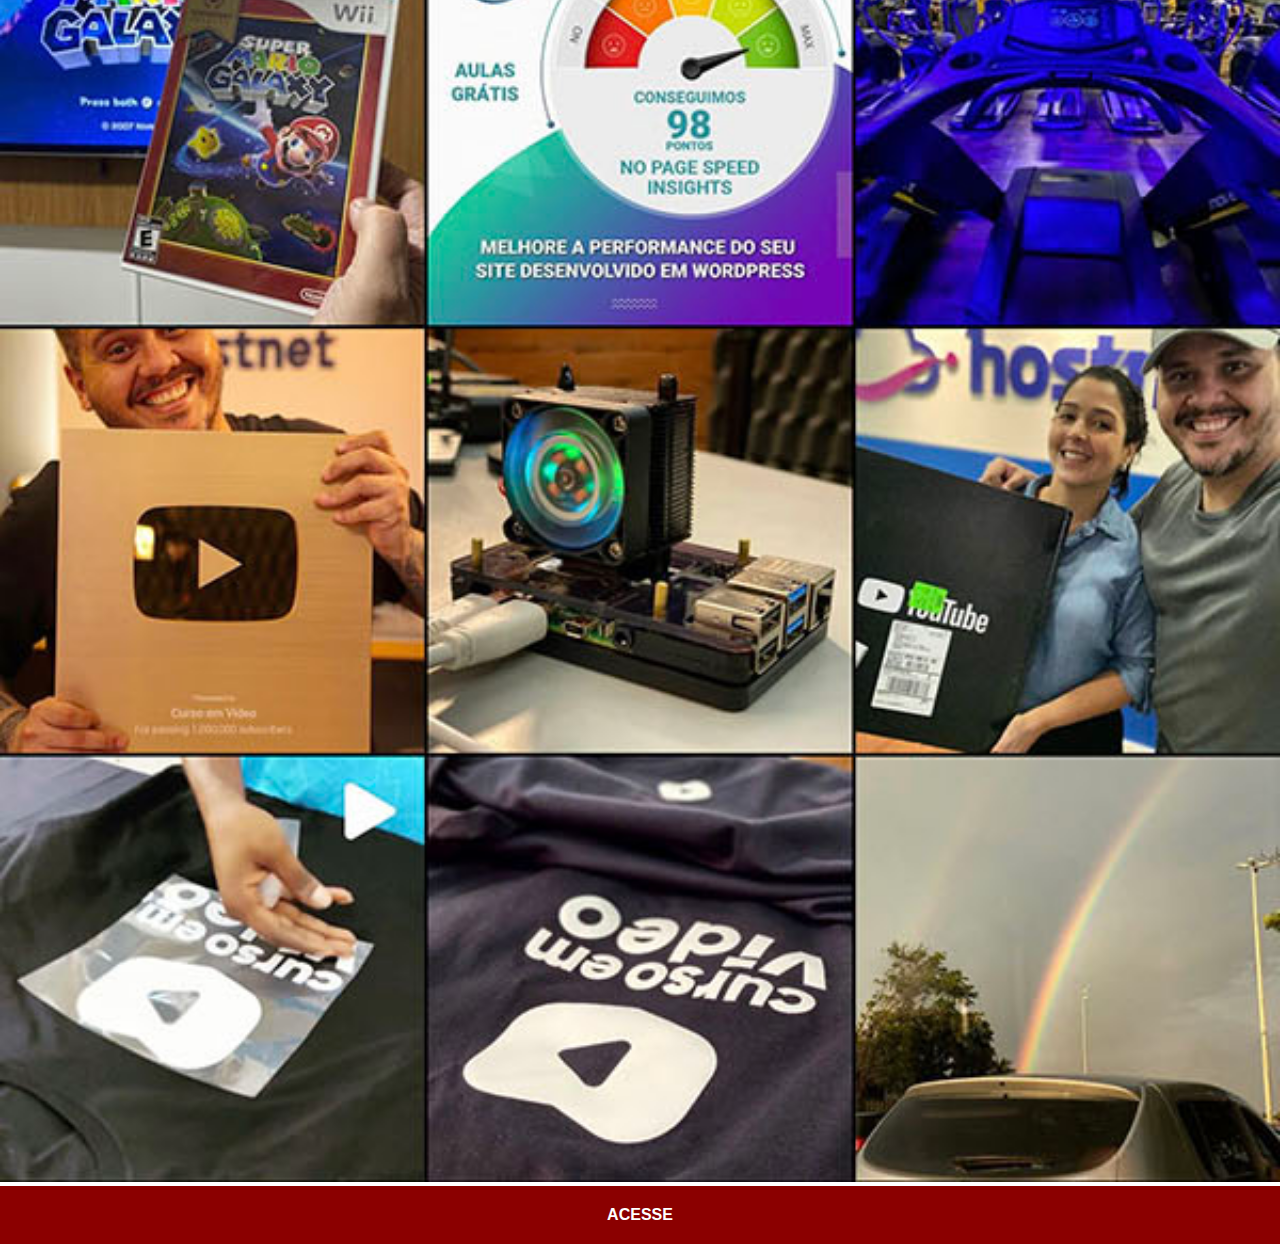
<file: instagram.html>
<!DOCTYPE html>
<html lang="pt-br">
<head>
    <meta charset="UTF-8">
    <meta name="viewport" content="width=device-width, initial-scale=1.0">
    <title>Instagram</title>
    <link rel="stylesheet" href="estilo/social.css">
</head>
<body>
    <img src="imagens/tela-instagram.jpg" alt="Instagram">
    <a href="instagram.com/gustavoguanabara/">ACESSE</a>
</body>
</html>
</file>
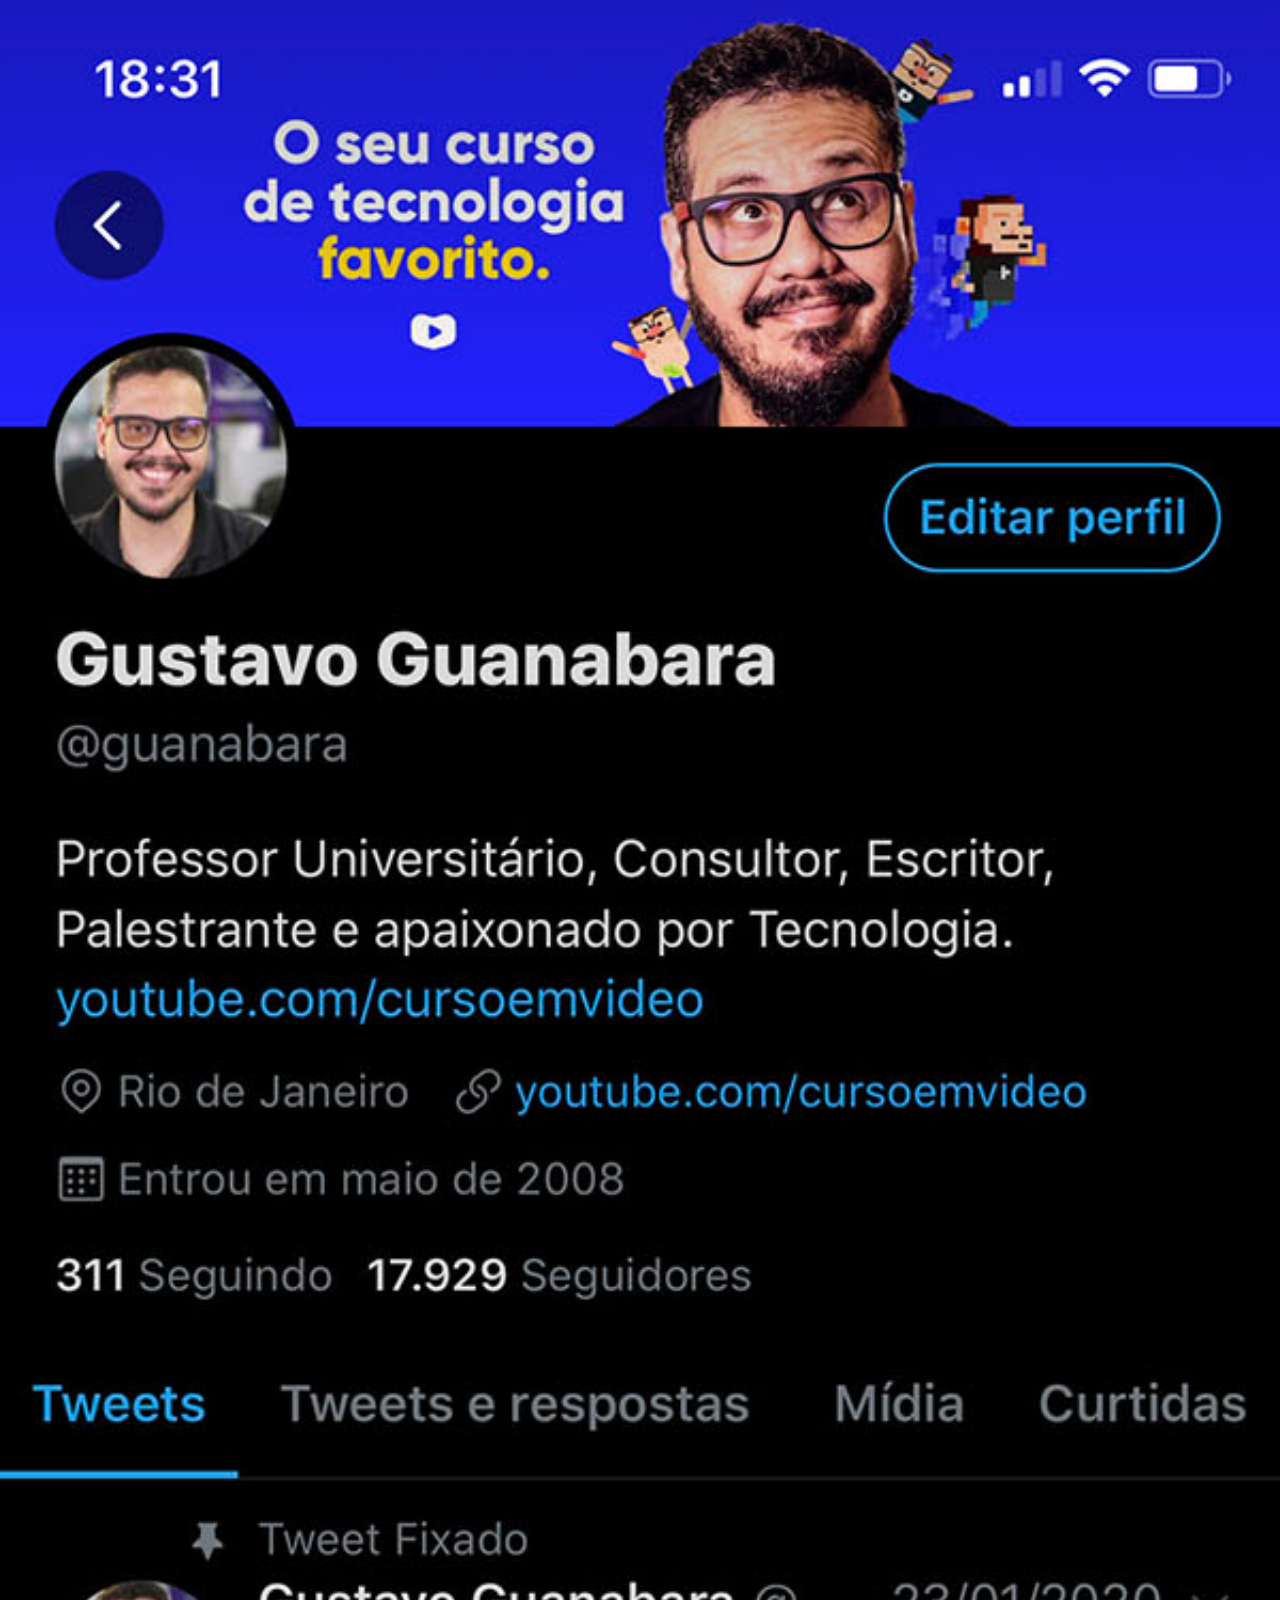
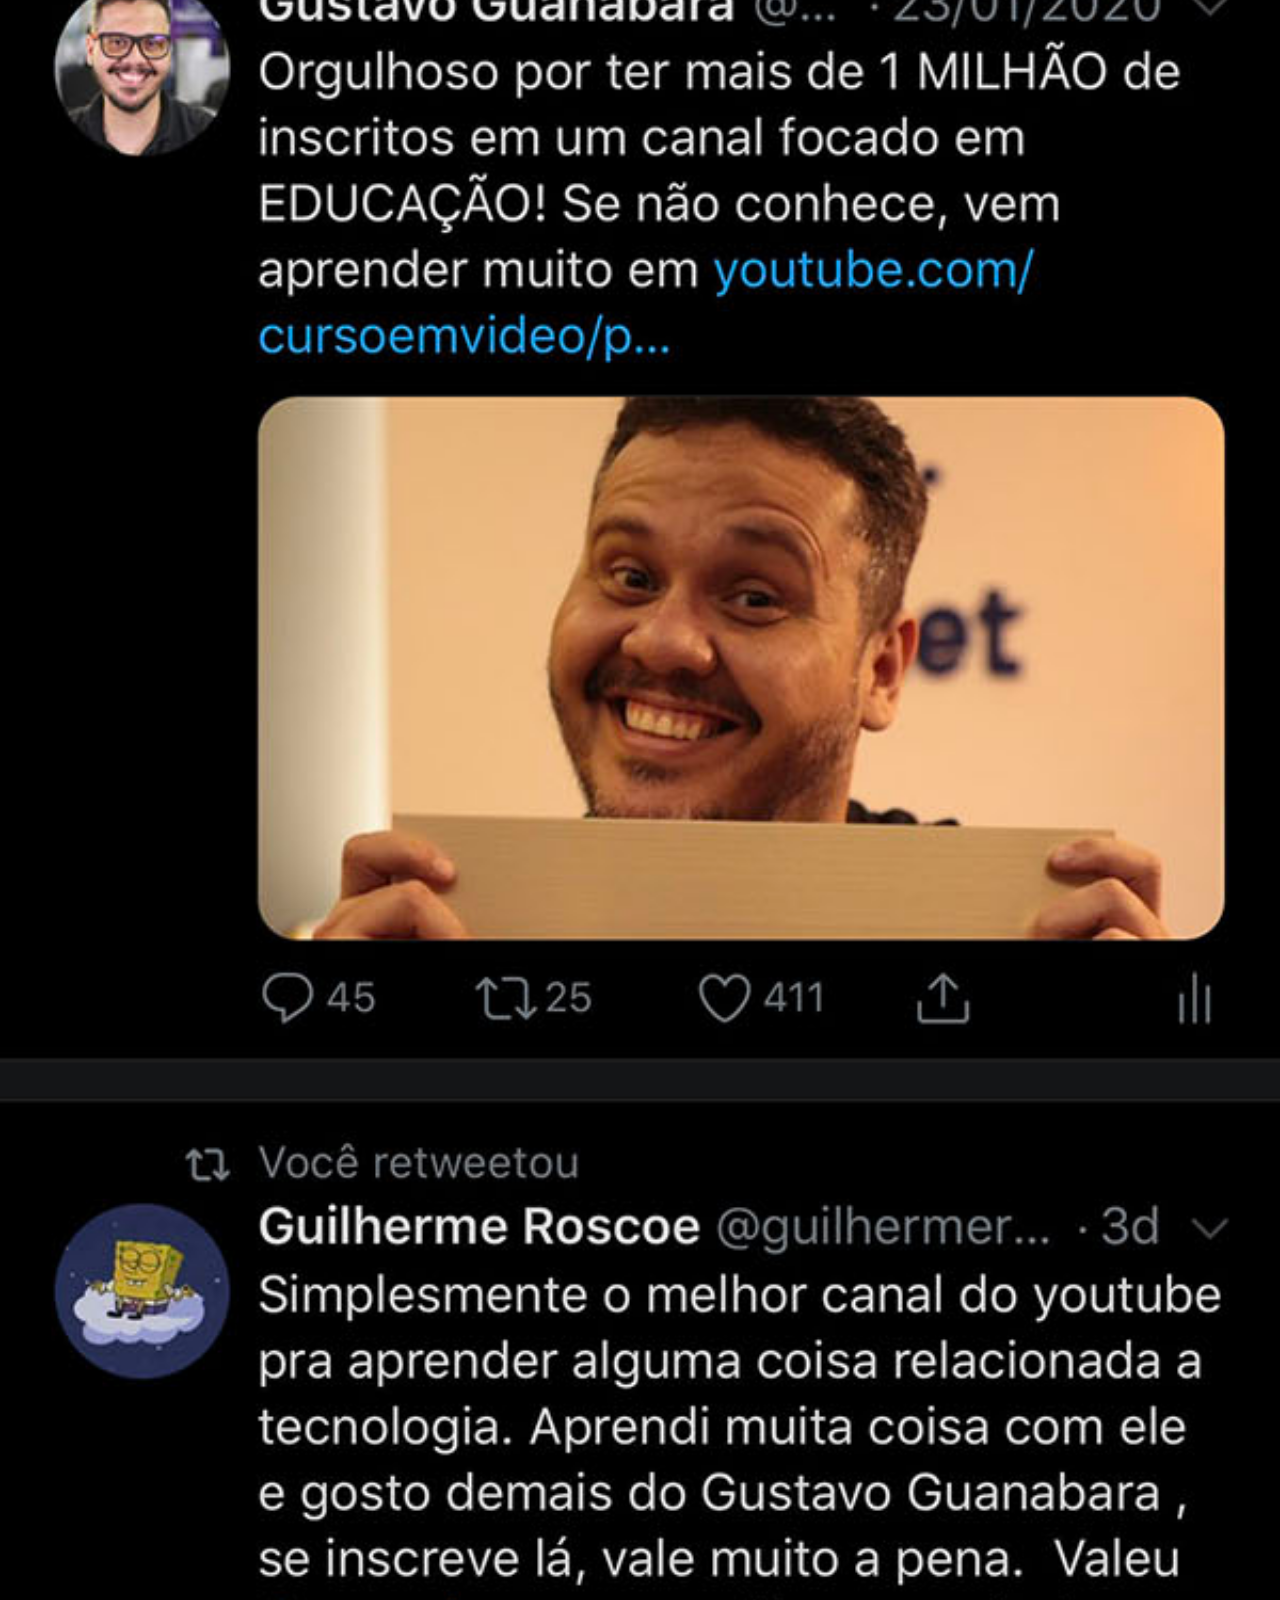
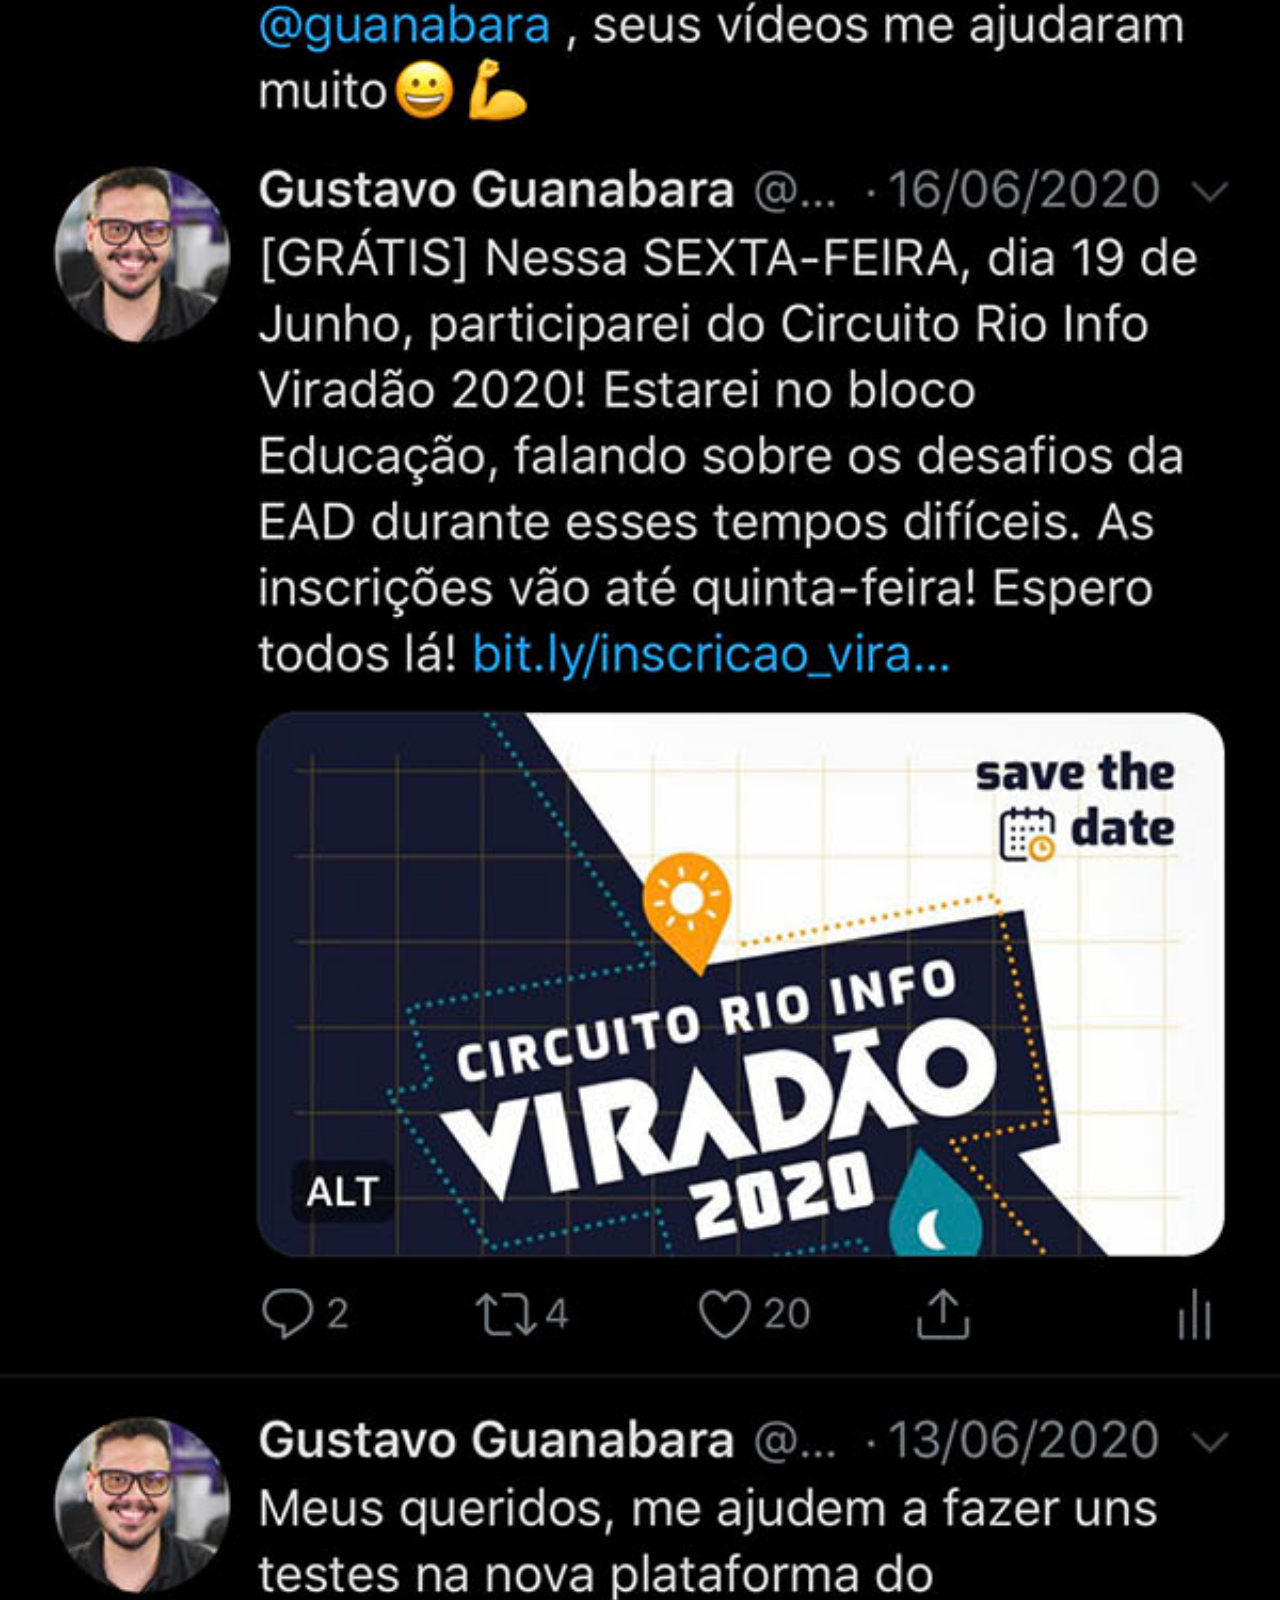
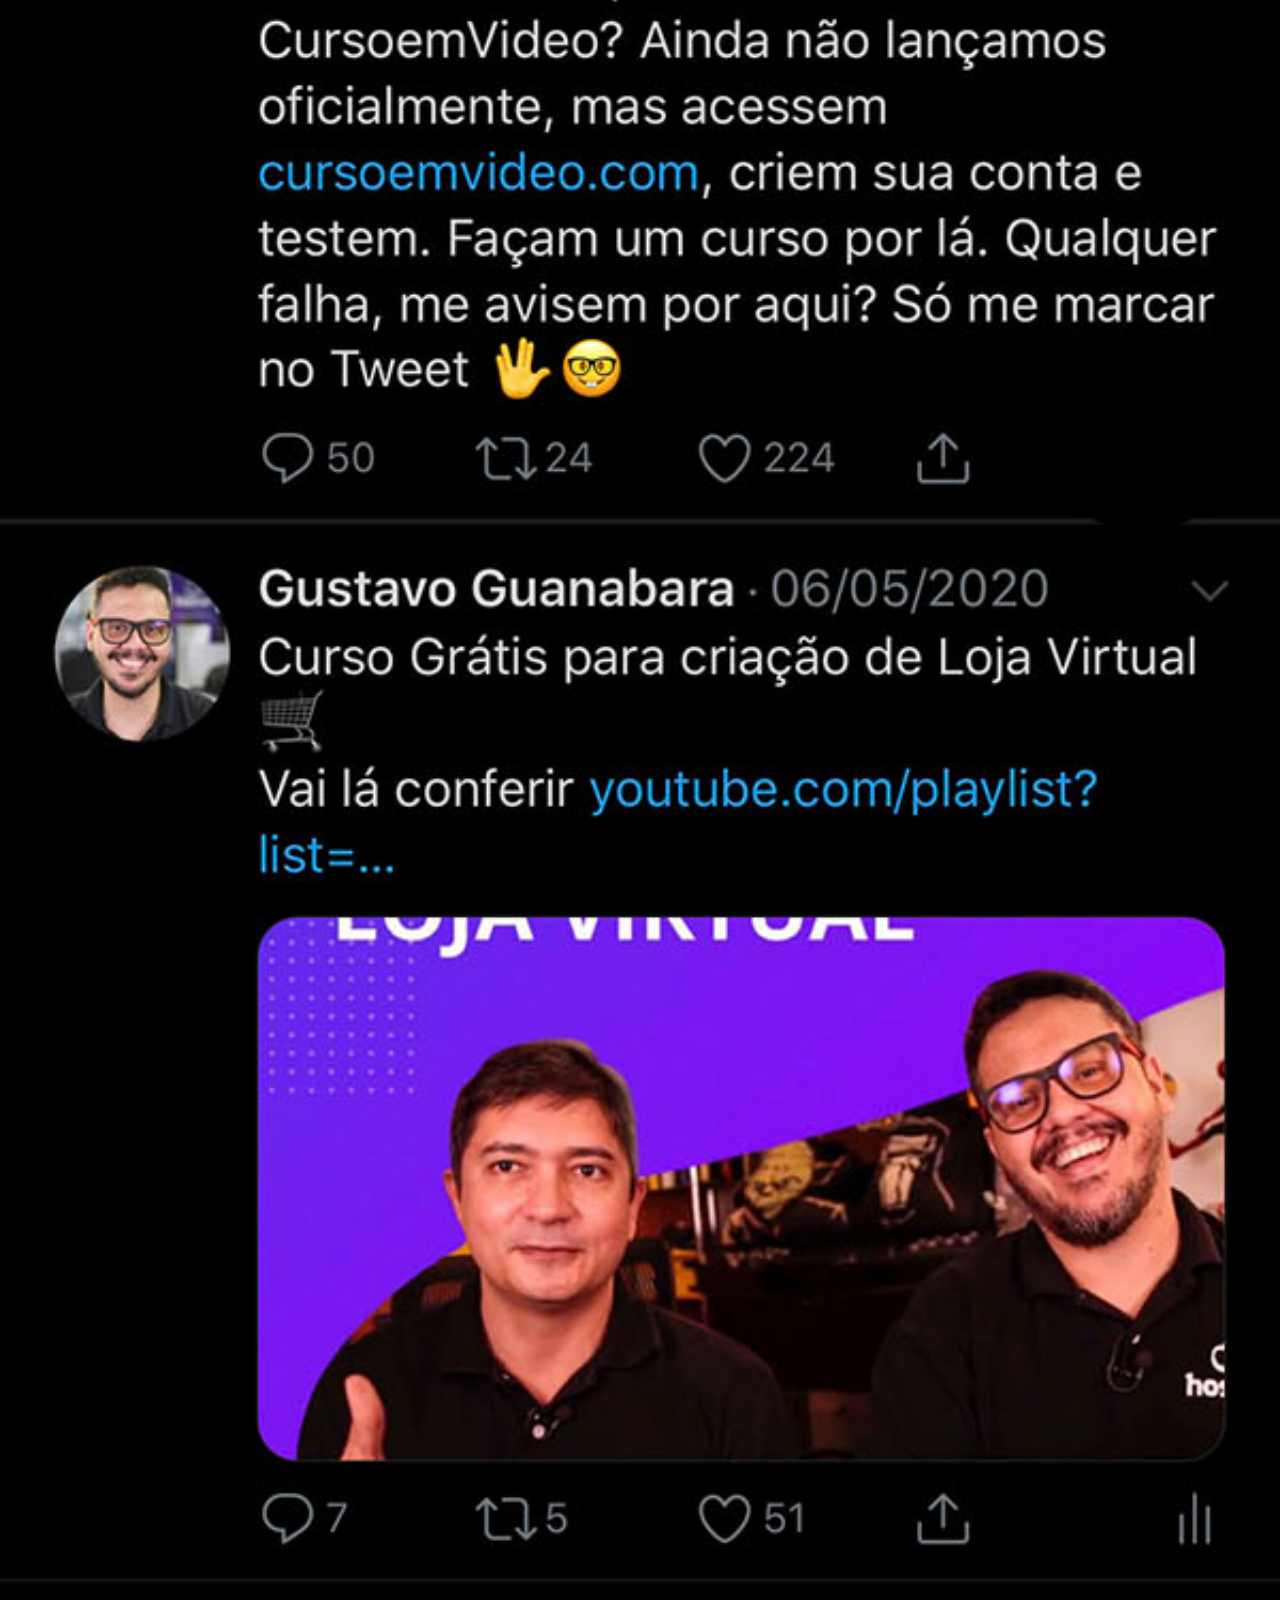
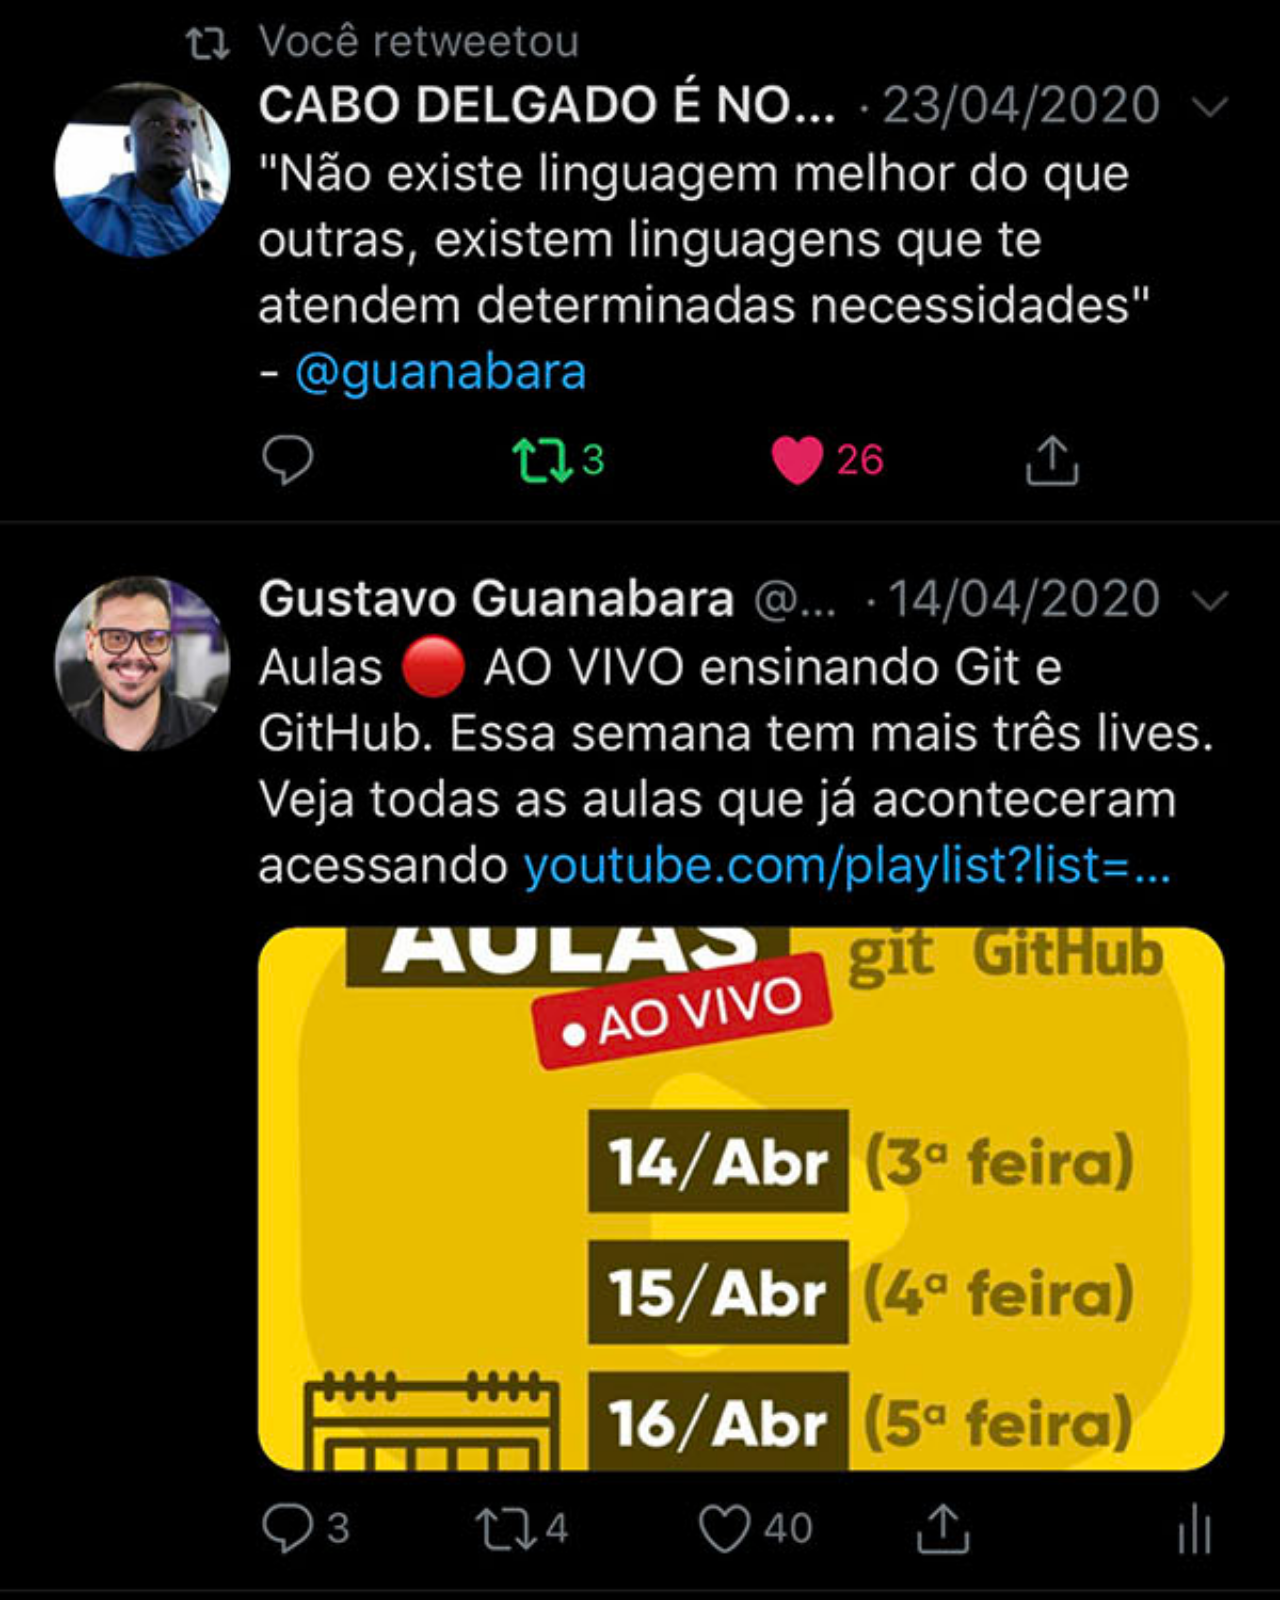
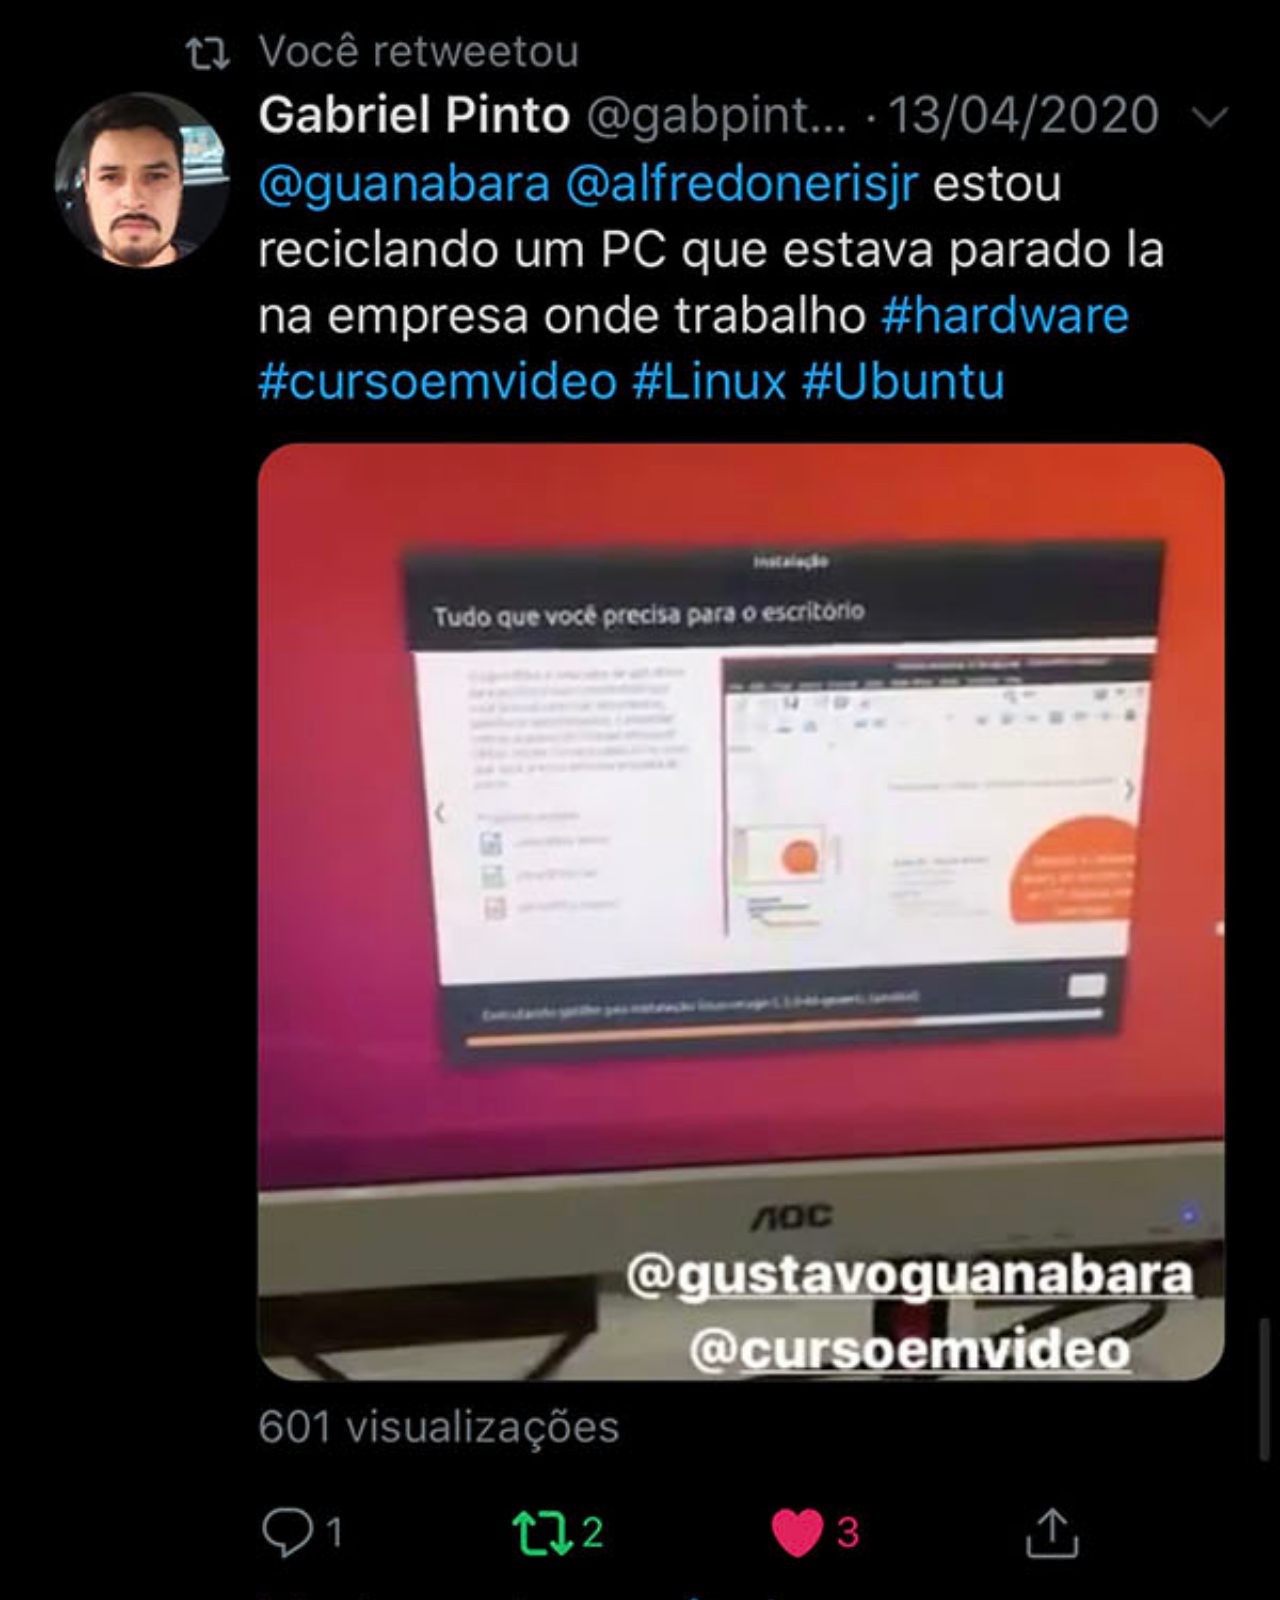
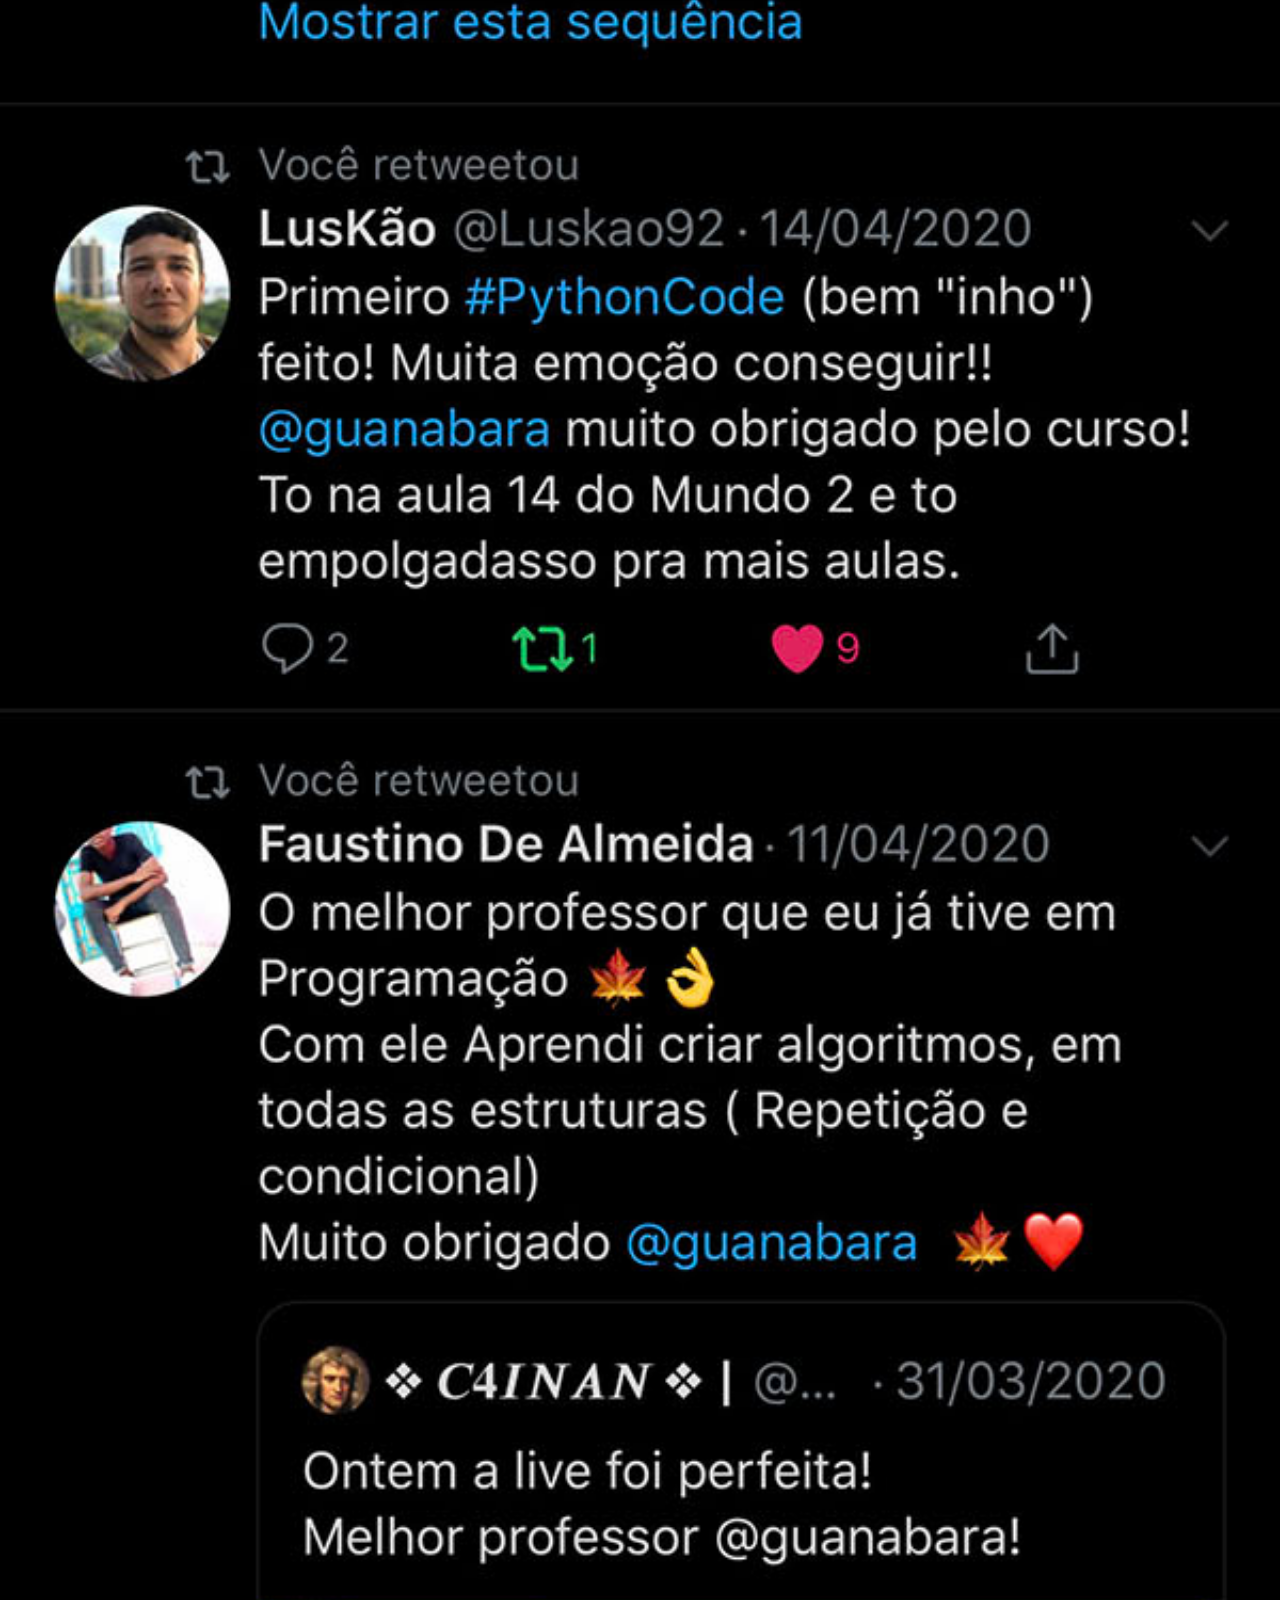
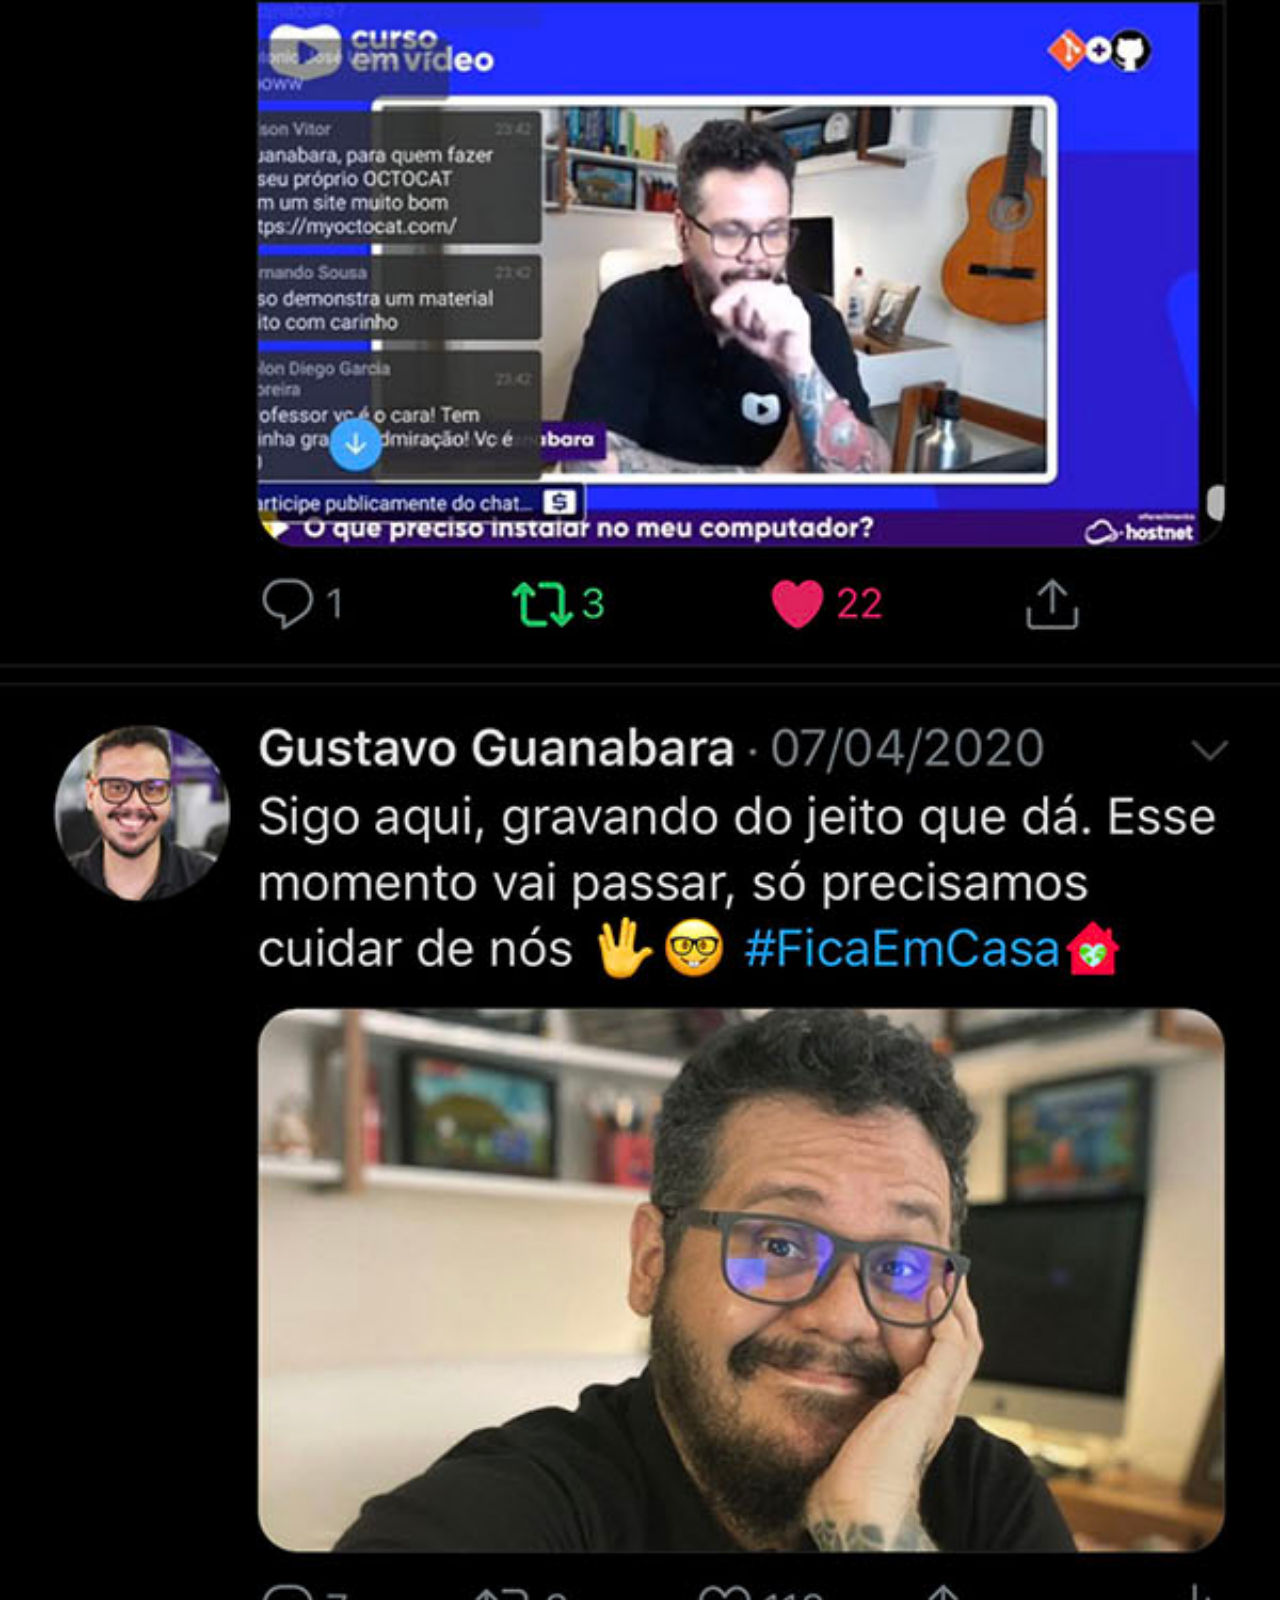
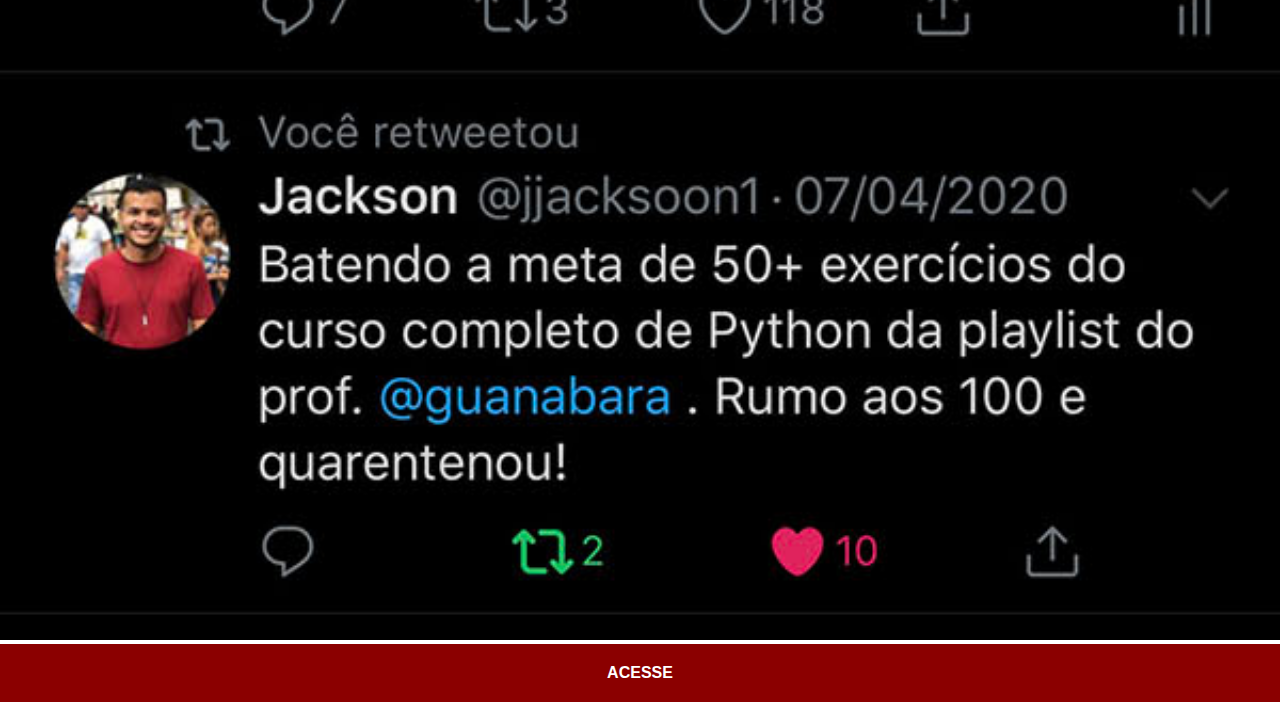
<file: twitter.html>
<!DOCTYPE html>
<html lang="pt.br">
<head>
    <meta charset="UTF-8">
    <meta name="viewport" content="width=device-width, initial-scale=1.0">
    <title>Twitter</title>
    <link rel="stylesheet" href="estilo/social.css">
</head>
<body>
    <img src="imagens/tela-twitter.jpg" alt="Twitter">
    <a href="#">ACESSE</a>
    
</body>
</html>
</file>
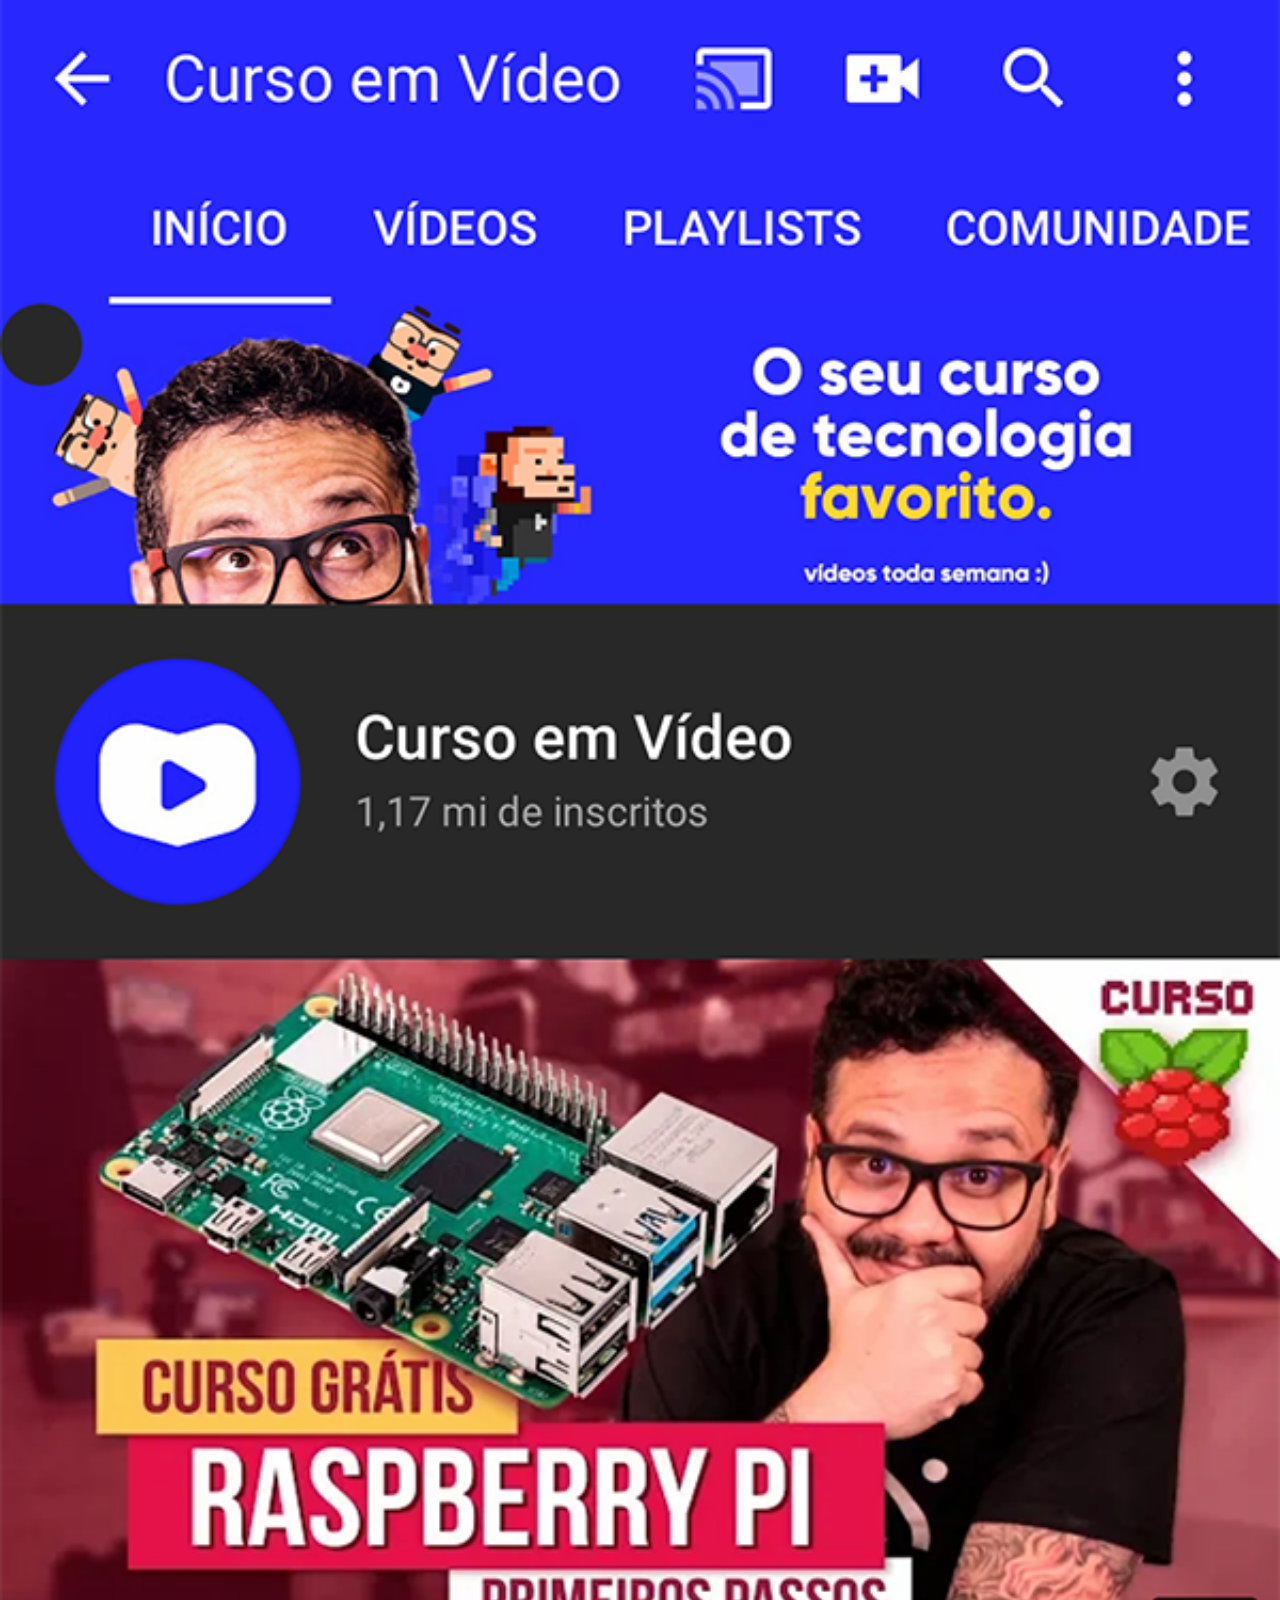
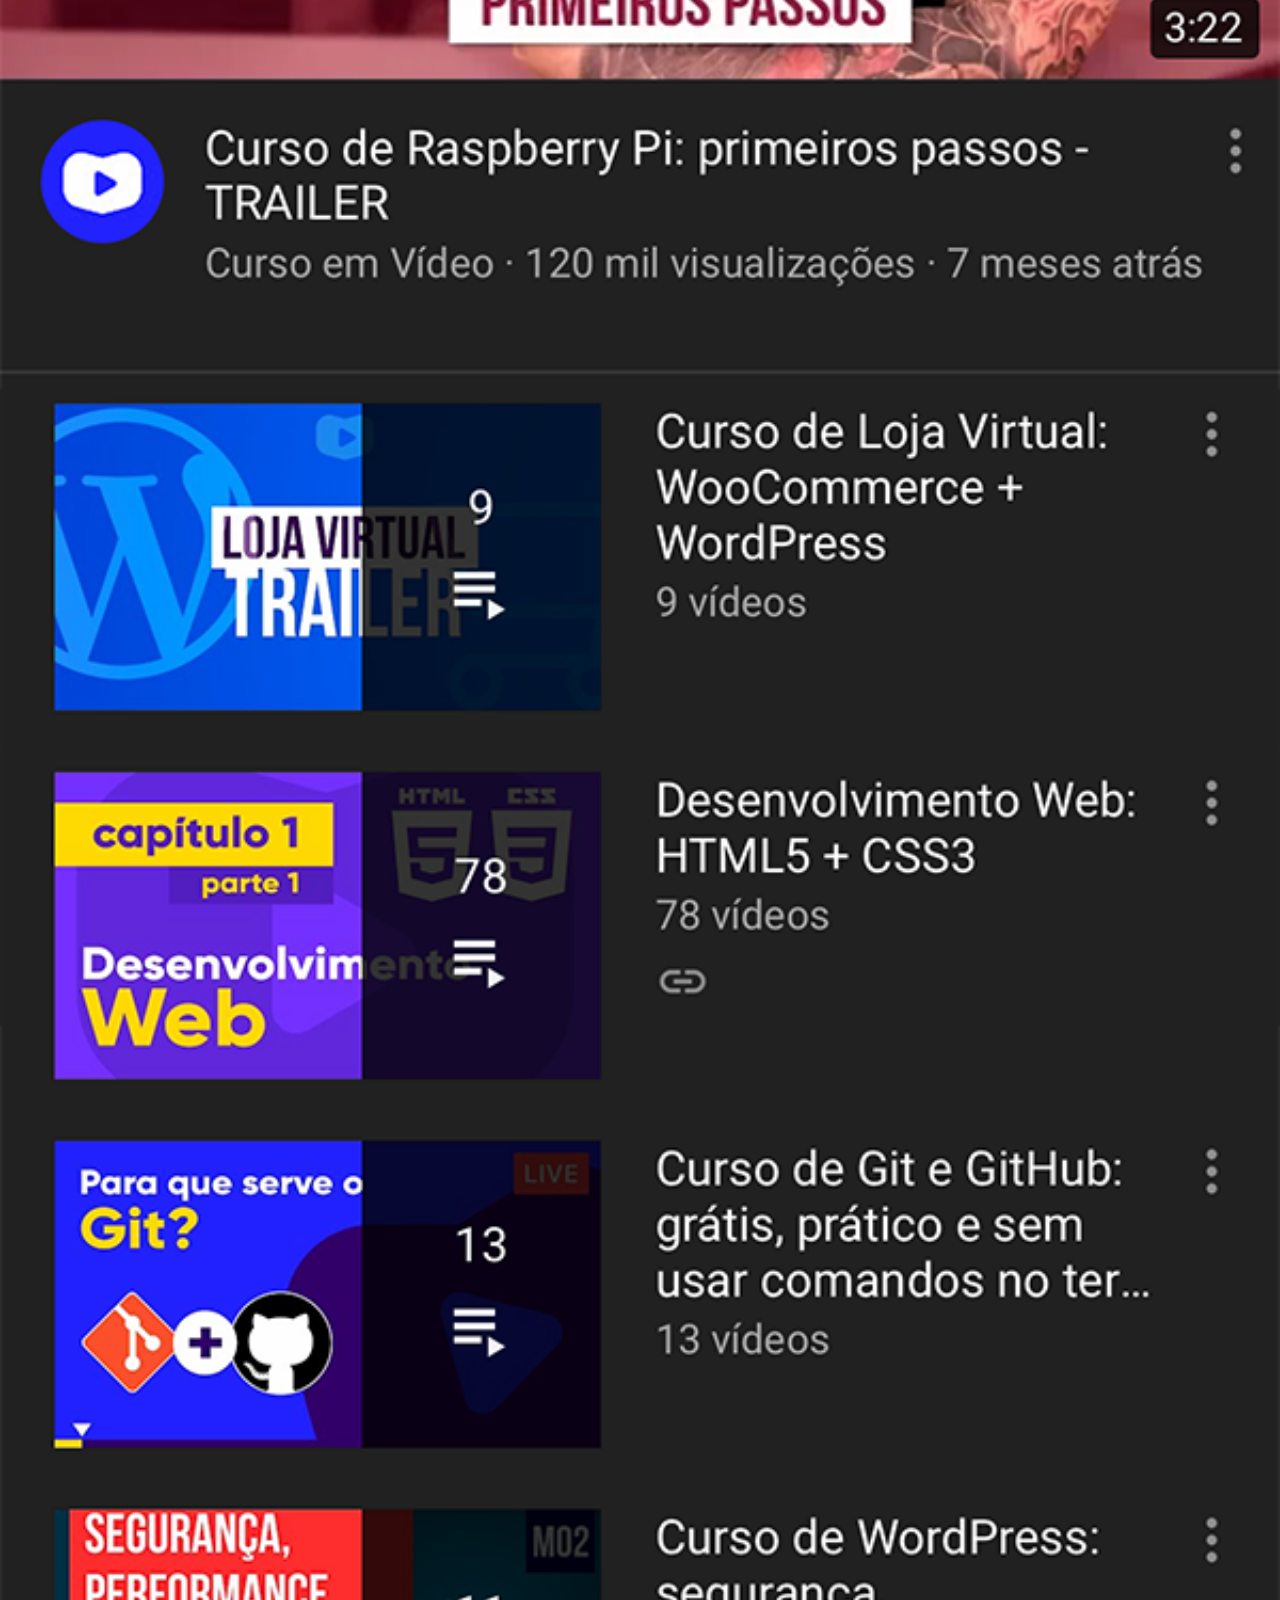
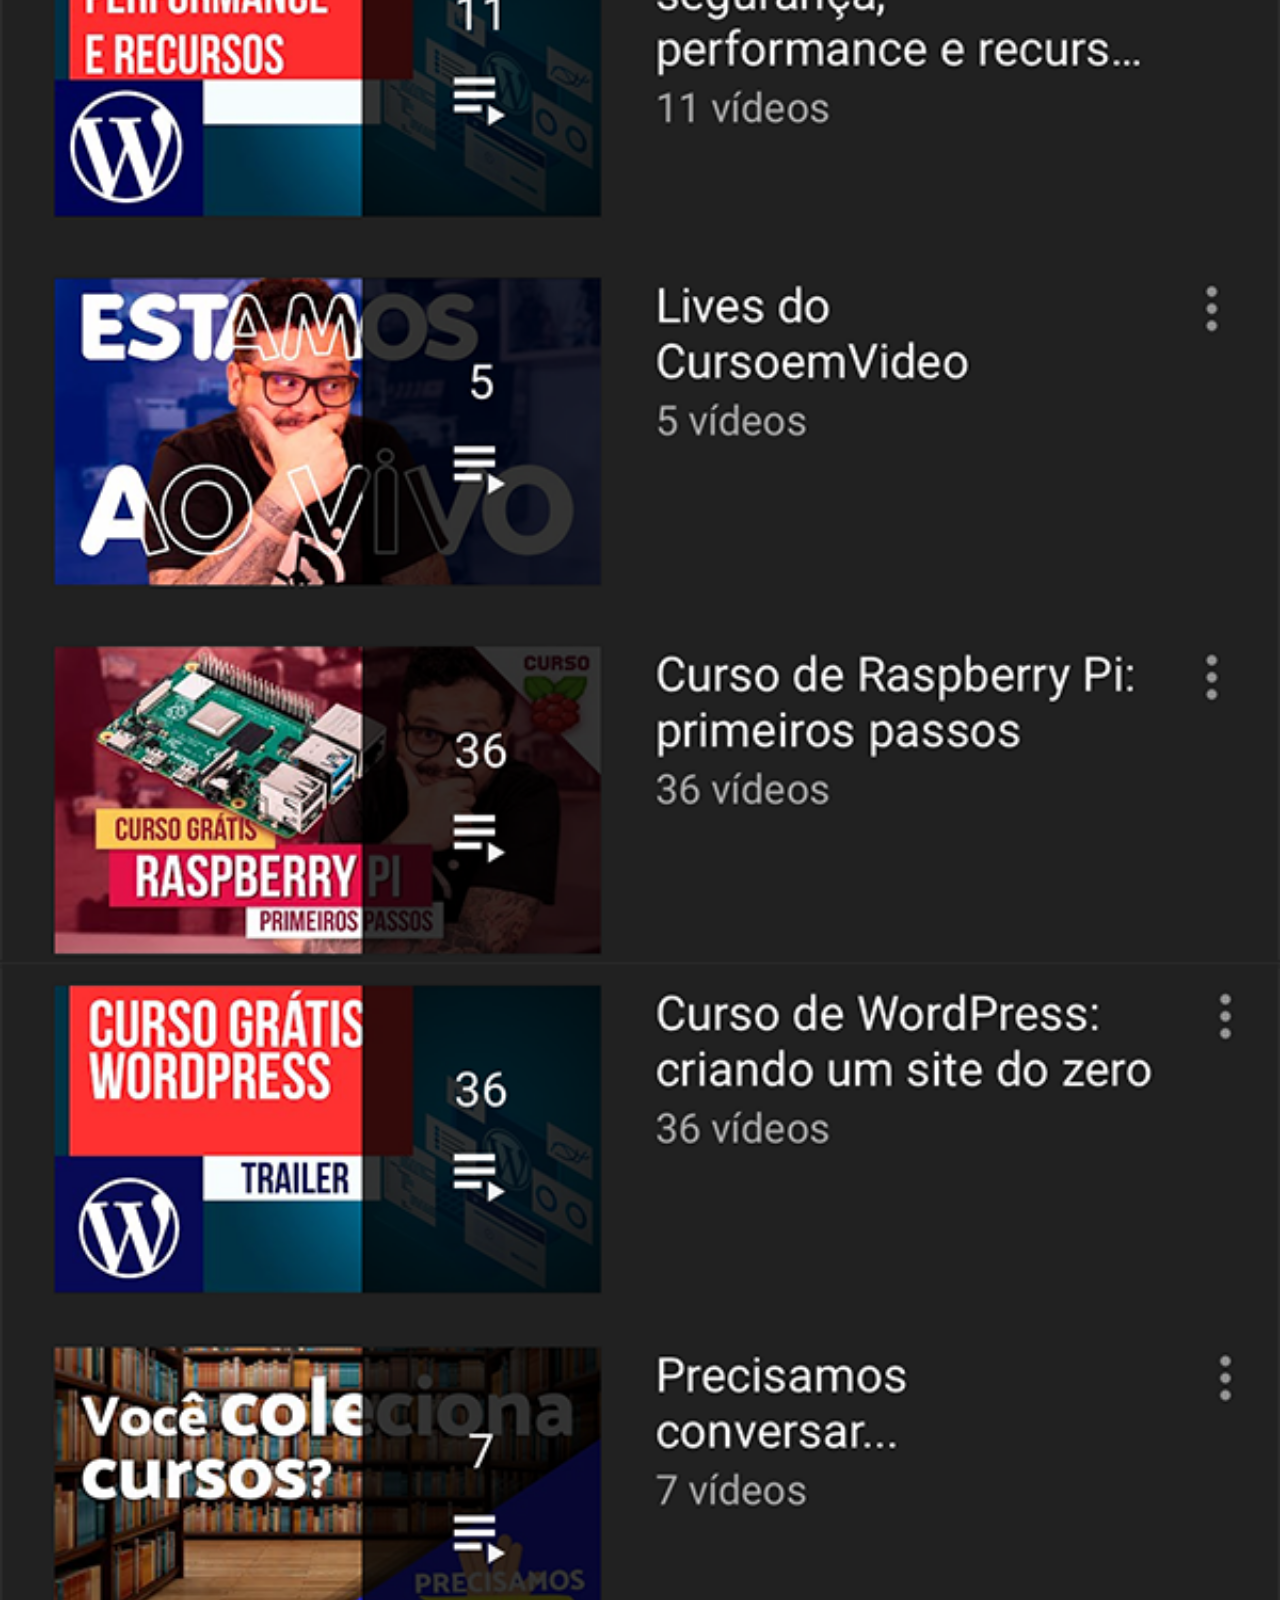
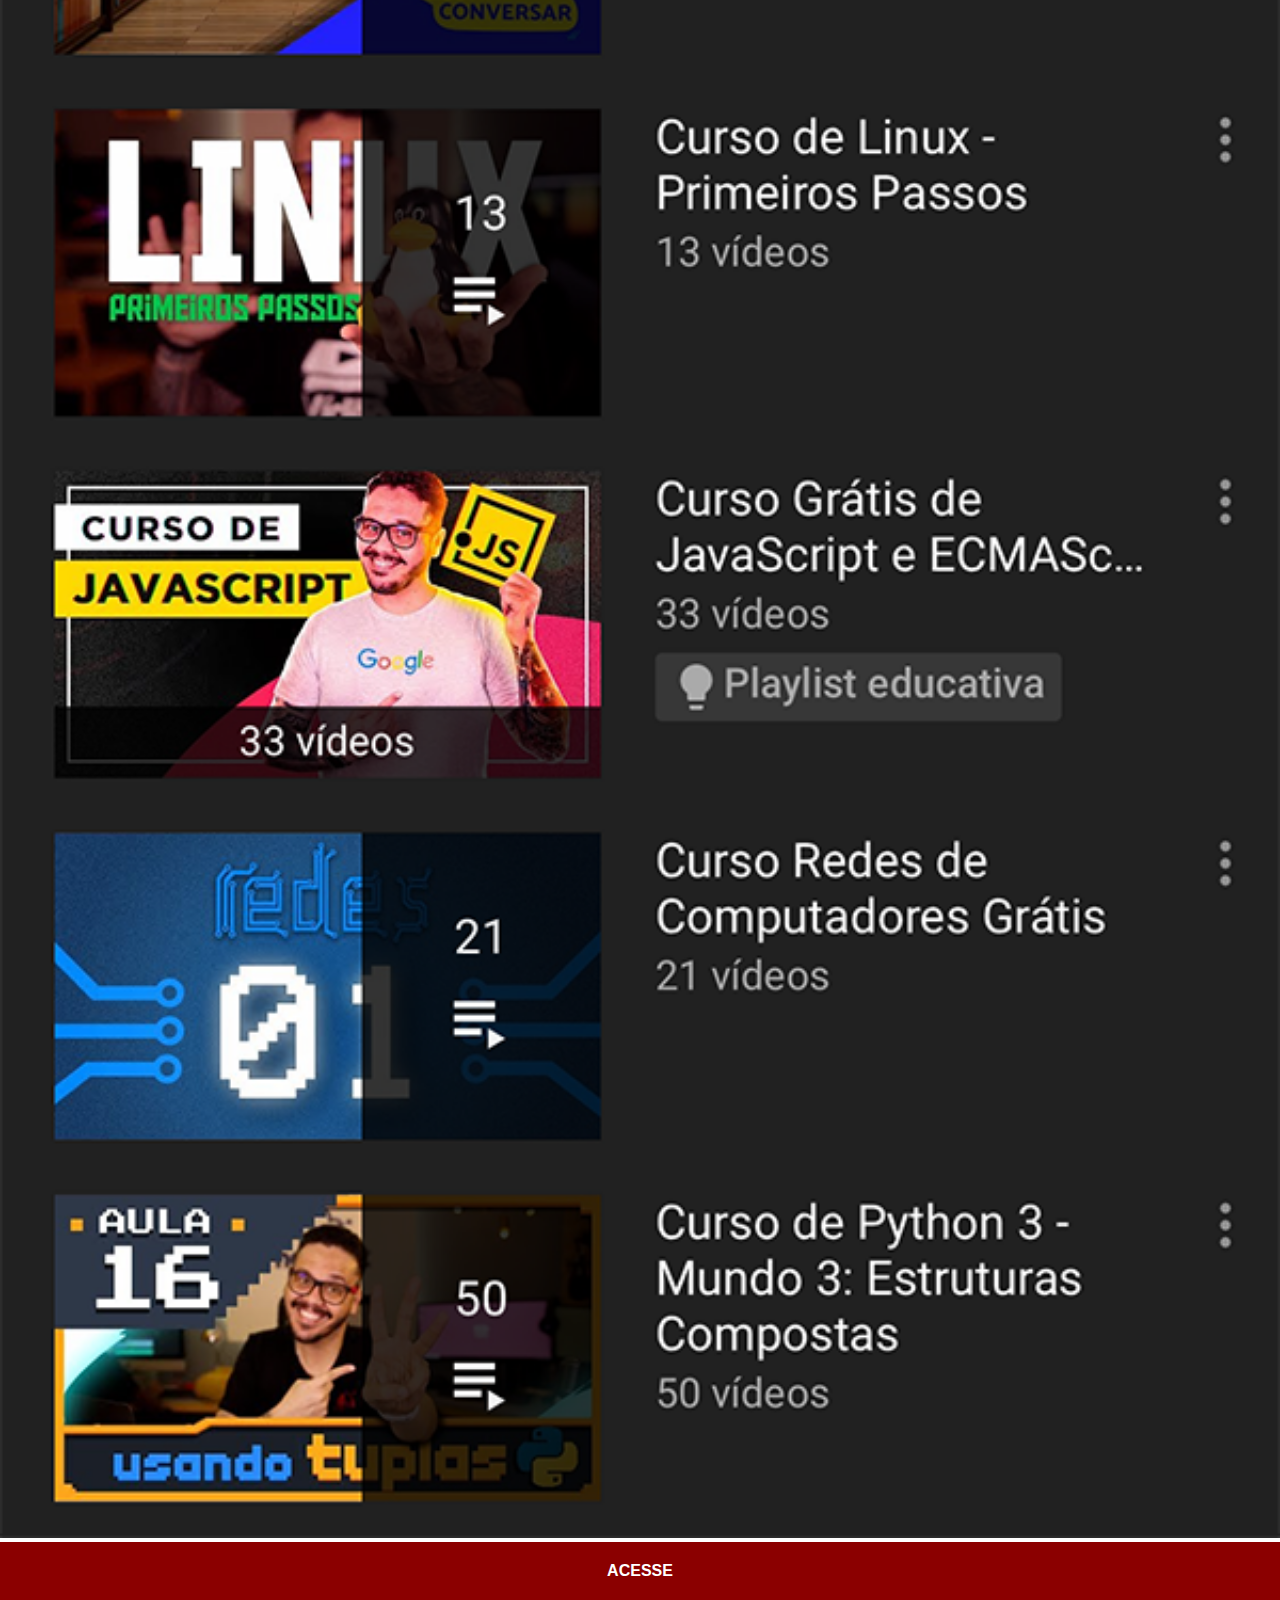
<file: youtube.html>
<!DOCTYPE html>
<html lang="pt-br">
<head>
    <meta charset="UTF-8">
    <meta name="viewport" content="width=device-width, initial-scale=1.0">
    <title>Document</title>
    <link rel="stylesheet" href="estilo/social.css">
</head>
<body>
    <img src="imagens/tela-youtube.png" alt="YouTube">
    <a href="https://www.youtube.com/cursoemvideo" target="_blank">ACESSE</a>
</body>
</html>
</file>
<file: estilo/style.css>
@charset "UTF-8";

*{
    margin: 0px;
    padding: 0px;
    font-family: Arial, Helvetica, sans-serif;
}
html,body{
    height: 100vh;
    width: 100vw;
    background-color: black;
}
body{
    background: url(../imagens/fundo-madeira.jpg) no-repeat top center;
    background-size: cover;
    background-attachment: fixed;
}
main{
    height: 100vh;
    position: relative;
     
}
section#telefone{
    height: 627px;
    width: 311px;
    
    position: absolute;
    top: 50%;
    left:50%;
    transform: translate(-50%, -50%);
    background: url(../imagens/frame-iphone.png) no-repeat;
    
}
iframe#tela{
    position: relative;
    top: 80px;
    left: 22px;
    width: 265px;
    height: 471px;
}
section#redes-sociais{
    text-align: right;
}

section#redes-sociais img{
    width: 50px;
    margin: 10px;
    border-radius: 50%;
    box-shadow: 2px 2px 5px rgba(0, 0, 0, 0.486);
    box-sizing: border-box;
}
section#redes-sociais img:hover{
    border: 2px solid rgba(255, 255, 255, 0.589);
    transform: translate(-3px,-3px);
    box-shadow: 5px 5px 10px rgba(0, 0, 0, 0.692);
    transition: transform 0.4s;
}
</file>
<file: estilo/social.css>
@charset "UTF-8";
*{
    margin: 0px;
    padding: 0px;
    font-family: Arial, Helvetica, sans-serif;
}
::-webkit-scrollbar{
    width: 0px;
    height: 0px;
}
img{
    width: 100vw;
}
a{
    display: block;
    background-color: darkred;
    color: white;
    padding: 20px;
    text-align: center;
    font-weight: bolder;
    text-decoration: none;
}
a:hover{
    background-color: red;
    transition: 0.3s;
}
</file>
